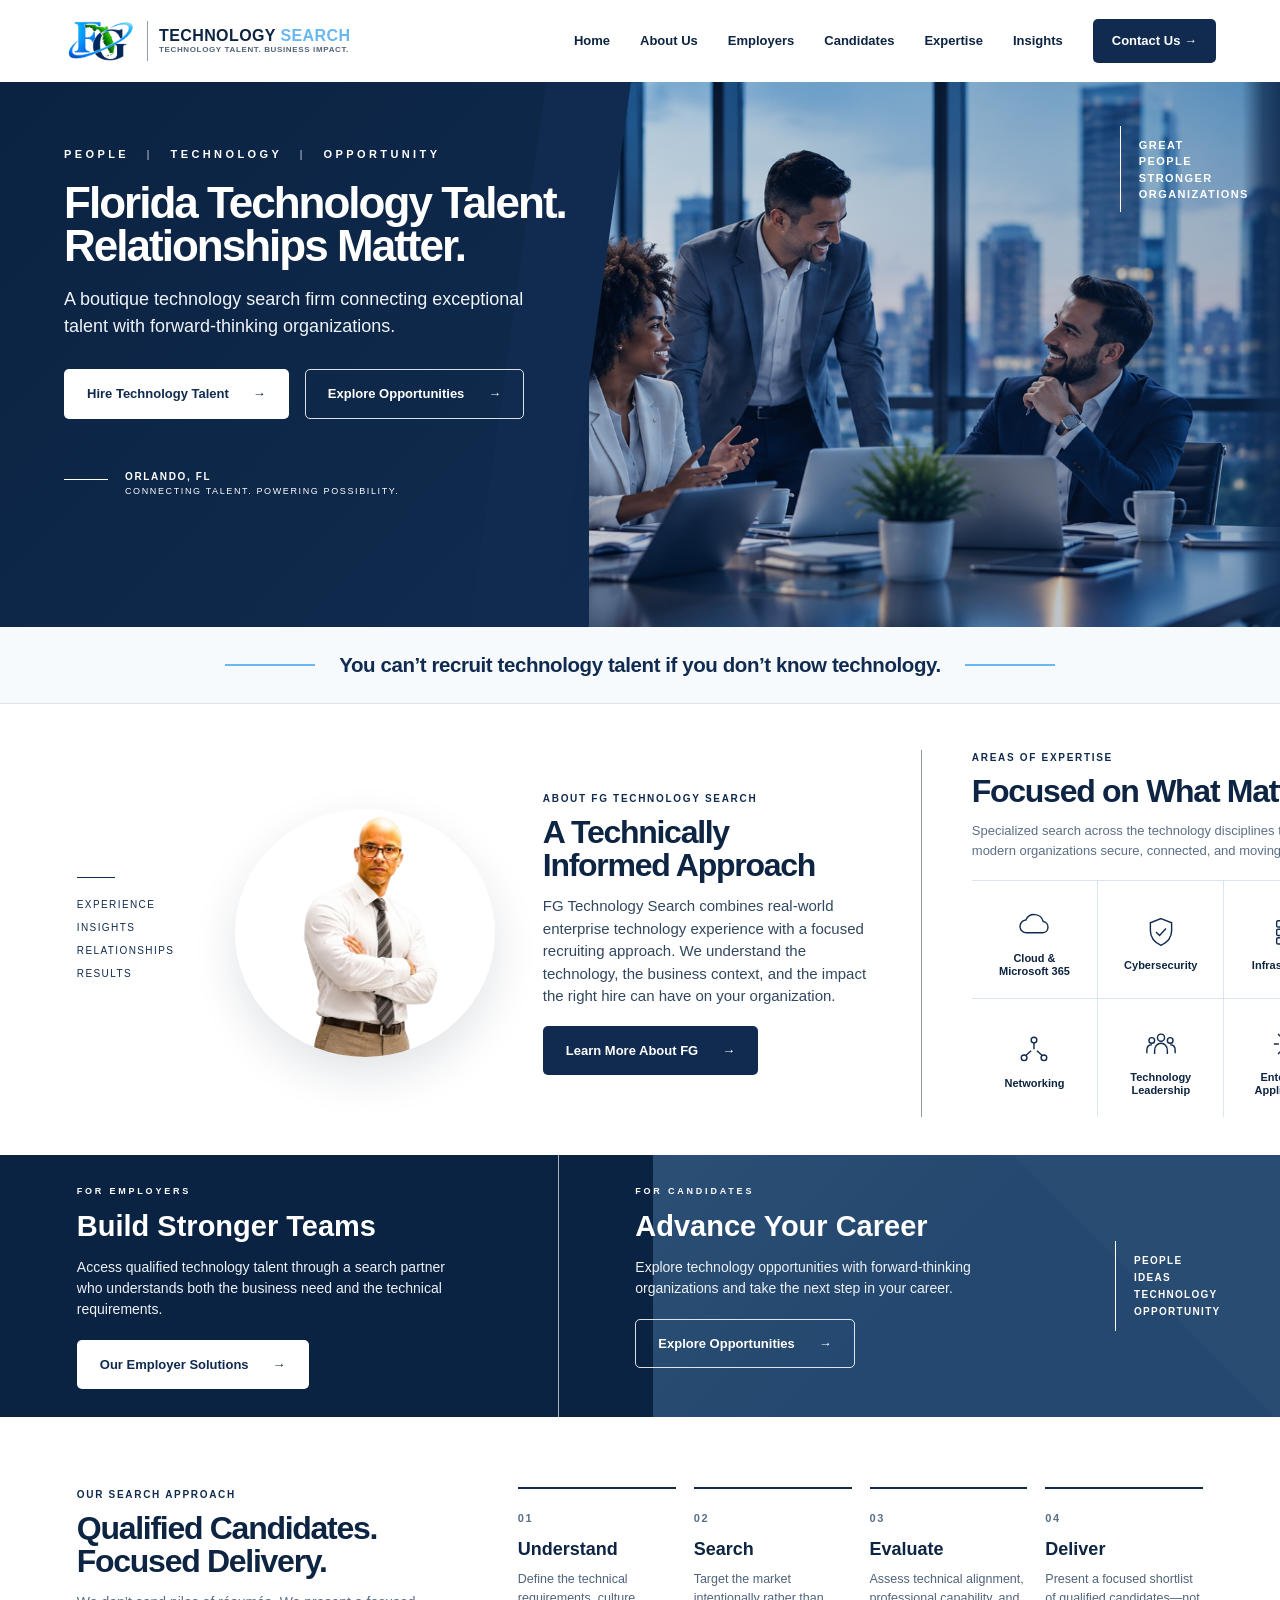
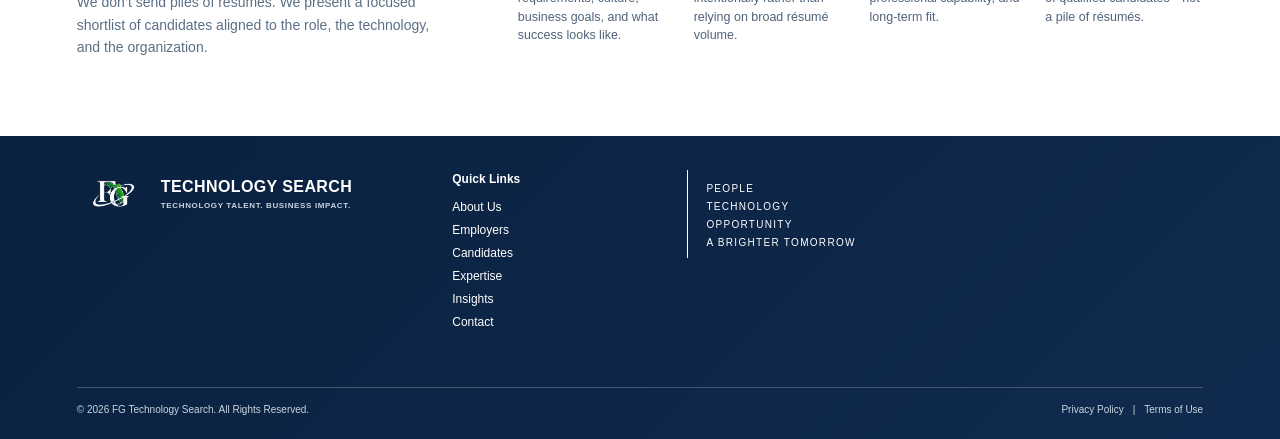
<file: index.html>
<!doctype html>
<html lang="en">
<head>
  <meta charset="utf-8">
  <meta name="viewport" content="width=device-width, initial-scale=1">
  <meta name="description" content="FG Technology Search is a boutique technology search firm connecting exceptional talent with forward-thinking organizations.">
  <title>FG Tech Search | Florida Technology Talent</title>
  <link rel="icon" href="assets/favicon.svg" type="image/svg+xml">
  <link rel="stylesheet" href="styles.css?v=9">
  <!-- Microsoft Clarity -->
  <script type="text/javascript">
    (function(c,l,a,r,i,t,y){
        c[a]=c[a]||function(){(c[a].q=c[a].q||[]).push(arguments)};
        t=l.createElement(r);t.async=1;t.src="https://www.clarity.ms/tag/"+i;
        y=l.getElementsByTagName(r)[0];y.parentNode.insertBefore(t,y);
    })(window, document, "clarity", "script", "yd8xlcej18");
  </script>
<style>
/* White footer monogram */
.brand-footer .footer-monogram-wrap{
  width:72px;
  height:46px;
  flex:0 0 72px;
  display:flex;
  align-items:center;
  justify-content:center;
}
.brand-footer .footer-monogram{
  display:block;
  width:100%;
  height:100%;
  object-fit:contain;
}
@media (max-width:800px){
  .brand-footer .footer-monogram-wrap{
    width:63px;
    height:41px;
    flex-basis:63px;
  }
}
</style>
</head>
<body>
  <header class="site-header">
    <a class="brand brand-hybrid" href="#top" aria-label="FG Technology Search home">
      <span class="brand-monogram-wrap" aria-hidden="true">
        <img class="brand-monogram" src="assets/fg-monogram.png" alt="">
      </span>
      <span class="brand-divider" aria-hidden="true"></span>
      <span class="brand-copy">
        <strong><span class="brand-technology">TECHNOLOGY</span> <span class="brand-search">SEARCH</span></strong>
        <small>TECHNOLOGY TALENT. BUSINESS IMPACT.</small>
      </span>
    </a>

    <button class="menu-toggle" type="button" aria-expanded="false" aria-controls="main-nav">
      <span></span><span></span><span></span>
      <span class="sr-only">Toggle navigation</span>
    </button>

    <nav id="main-nav" class="main-nav" aria-label="Primary navigation">
      <a href="index.html">Home</a>
      <a href="about.html">About Us</a>
      <a href="#employers">Employers</a>
      <a href="candidates.html">Candidates</a>
      <a href="expertise.html">Expertise</a>
      <a href="#insights">Insights</a>
      <a class="nav-cta" href="contact.html">Contact Us <span aria-hidden="true">→</span></a>
    </nav>
  </header>

  <main id="top">
    <section class="hero">
      <div class="hero-copy">
        <p class="eyebrow">PEOPLE <span>|</span> TECHNOLOGY <span>|</span> OPPORTUNITY</p>
        <h1>Florida Technology Talent.<br>Relationships Matter.</h1>
        <p class="hero-lede">A boutique technology search firm connecting exceptional talent with forward-thinking organizations.</p>
        <div class="hero-actions">
          <a class="btn btn-light" href="#employers">Hire Technology Talent <span>→</span></a>
          <a class="btn btn-outline" href="candidates.html">Explore Opportunities <span>→</span></a>
        </div>
        <div class="hero-location">
          <span class="line"></span>
          <p><strong>ORLANDO, FL</strong><br>CONNECTING TALENT. POWERING POSSIBILITY.</p>
        </div>
      </div>

      <div class="hero-visual" aria-label="Professional technology search and recruiting">
        <img src="assets/hero-office.jpg" alt="Technology professionals collaborating in a modern office">
        <div class="hero-image-overlay"></div>
        <div class="glass-panel">
          <span class="vertical-line"></span>
          <p>GREAT<br>PEOPLE<br>STRONGER<br>ORGANIZATIONS</p>
        </div>
      </div>
    </section>

    <section class="brand-slogan" aria-label="FG Technology Search philosophy">
      <span class="brand-slogan-line" aria-hidden="true"></span>
      <p>You can’t recruit technology talent if you don’t know technology.</p>
      <span class="brand-slogan-line" aria-hidden="true"></span>
    </section>

    <section id="about" class="about-expertise section">
      <div class="values">
        <span></span>
        <p>EXPERIENCE</p>
        <p>INSIGHTS</p>
        <p>RELATIONSHIPS</p>
        <p>RESULTS</p>
      </div>

      <div class="founder-card">
        <img class="founder-photo" src="assets/founder-franklin.png" alt="Franklin Guerrero, Founder and Principal of FG Technology Search">
        <div class="founder-caption">
          <strong>Franklin Guerrero</strong>
          <span>Founder &amp; Principal</span>
        </div>
      </div>

      <article class="about-copy">
        <p class="section-kicker">ABOUT FG TECHNOLOGY SEARCH</p>
        <h2>A Technically<br>Informed Approach</h2>
        <p>FG Technology Search combines real-world enterprise technology experience with a focused recruiting approach. We understand the technology, the business context, and the impact the right hire can have on your organization.</p>
        <a class="btn btn-navy" href="about.html">Learn More About FG <span>→</span></a>
      </article>

      <section id="expertise" class="expertise-panel" aria-labelledby="expertise-title">
        <p class="section-kicker">AREAS OF EXPERTISE</p>
        <h2 id="expertise-title">Focused on What Matters</h2>
        <p class="expertise-intro">Specialized search across the technology disciplines that keep modern organizations secure, connected, and moving forward.</p>
        <div class="expertise-grid">
          <div class="expertise-item">
            <svg viewBox="0 0 48 48" aria-hidden="true"><path d="M14 35h22a8 8 0 0 0 1-15.9A13 13 0 0 0 12.5 17 9 9 0 0 0 14 35Z"/></svg>
            <span>Cloud &amp;<br>Microsoft 365</span>
          </div>
          <div class="expertise-item">
            <svg viewBox="0 0 48 48" aria-hidden="true"><path d="M24 5 39 11v11c0 10-6.4 17-15 21-8.6-4-15-11-15-21V11L24 5Z"/><path d="m17 24 5 5 9-10"/></svg>
            <span>Cybersecurity</span>
          </div>
          <div class="expertise-item">
            <svg viewBox="0 0 48 48" aria-hidden="true"><rect x="8" y="8" width="32" height="9" rx="2"/><rect x="8" y="20" width="32" height="9" rx="2"/><rect x="8" y="32" width="32" height="9" rx="2"/><circle cx="34" cy="12.5" r="1"/><circle cx="34" cy="24.5" r="1"/><circle cx="34" cy="36.5" r="1"/></svg>
            <span>Infrastructure</span>
          </div>
          <div class="expertise-item">
            <svg viewBox="0 0 48 48" aria-hidden="true"><circle cx="24" cy="10" r="4"/><circle cx="10" cy="35" r="4"/><circle cx="38" cy="35" r="4"/><path d="M24 14v9M20 25 12 32M28 25l8 7"/></svg>
            <span>Networking</span>
          </div>
          <div class="expertise-item">
            <svg viewBox="0 0 48 48" aria-hidden="true"><circle cx="24" cy="15" r="5"/><circle cx="11" cy="19" r="4"/><circle cx="37" cy="19" r="4"/><path d="M15 38v-5c0-6 4-10 9-10s9 4 9 10v5M4 37v-4c0-5 3-8 7-8M44 37v-4c0-5-3-8-7-8"/></svg>
            <span>Technology<br>Leadership</span>
          </div>
          <div class="expertise-item">
            <svg viewBox="0 0 48 48" aria-hidden="true"><circle cx="24" cy="24" r="7"/><path d="M24 4v7M24 37v7M4 24h7M37 24h7M9.9 9.9l5 5M33.1 33.1l5 5M38.1 9.9l-5 5M14.9 33.1l-5 5"/></svg>
            <span>Enterprise<br>Applications</span>
          </div>
        </div>
      </section>
    </section>

    <section class="audience-band">
      <article id="employers" class="audience employers">
        <p class="eyebrow">FOR EMPLOYERS</p>
        <h2>Build Stronger Teams</h2>
        <p>Access qualified technology talent through a search partner who understands both the business need and the technical requirements.</p>
        <a class="btn btn-light" href="#contact">Our Employer Solutions <span>→</span></a>
      </article>

      <article id="candidates" class="audience candidates">
        <p class="eyebrow">FOR CANDIDATES</p>
        <h2>Advance Your Career</h2>
        <p>Explore technology opportunities with forward-thinking organizations and take the next step in your career.</p>
        <a class="btn btn-outline" href="candidates.html">Explore Opportunities <span>→</span></a>
      </article>

      <div class="audience-words" aria-hidden="true">
        <span></span>
        <p>PEOPLE<br>IDEAS<br>TECHNOLOGY<br>OPPORTUNITY</p>
      </div>
    </section>

    <section id="insights" class="process section">
      <div>
        <p class="section-kicker">OUR SEARCH APPROACH</p>
        <h2>Qualified Candidates.<br>Focused Delivery.</h2>
        <p class="process-lede">We don’t send piles of résumés. We present a focused shortlist of candidates aligned to the role, the technology, and the organization.</p>
      </div>
      <div class="process-grid">
        <article><span>01</span><h3>Understand</h3><p>Define the technical requirements, culture, business goals, and what success looks like.</p></article>
        <article><span>02</span><h3>Search</h3><p>Target the market intentionally rather than relying on broad résumé volume.</p></article>
        <article><span>03</span><h3>Evaluate</h3><p>Assess technical alignment, professional capability, and long-term fit.</p></article>
        <article><span>04</span><h3>Deliver</h3><p>Present a focused shortlist of qualified candidates—not a pile of résumés.</p></article>
      </div>
    </section>
  </main>

  <footer id="contact" class="site-footer">
    <div class="footer-brand">
      <a class="brand brand-footer" href="#top">
        <span class="footer-monogram-wrap" aria-hidden="true">
        <img class="footer-monogram" src="assets/fg-monogram-white.png" alt="">
      </span>
        <span class="brand-copy">
          <strong><span class="brand-technology">TECHNOLOGY</span> <span class="brand-search">SEARCH</span></strong>
          <small>TECHNOLOGY TALENT. BUSINESS IMPACT.</small>
        </span>
      </a>
    </div>

    <div class="footer-links">
      <strong>Quick Links</strong>
      <a href="about.html">About Us</a>
      <a href="#employers">Employers</a>
      <a href="candidates.html">Candidates</a>
      <a href="expertise.html">Expertise</a>
      <a href="#insights">Insights</a>
      <a href="contact.html">Contact</a>
    </div>
<div class="footer-statement">
      <span></span>
      <p>PEOPLE<br>TECHNOLOGY<br>OPPORTUNITY<br>A BRIGHTER TOMORROW</p>
    </div>

    <div class="footer-bottom">
      <p>© <span id="year"></span> FG Technology Search. All Rights Reserved.</p>
      <div><a href="privacy.html">Privacy Policy</a><span>|</span><a href="terms.html">Terms of Use</a></div>
    </div>
  </footer>

  <script src="script.js"></script>
</body>
</html>
</file>
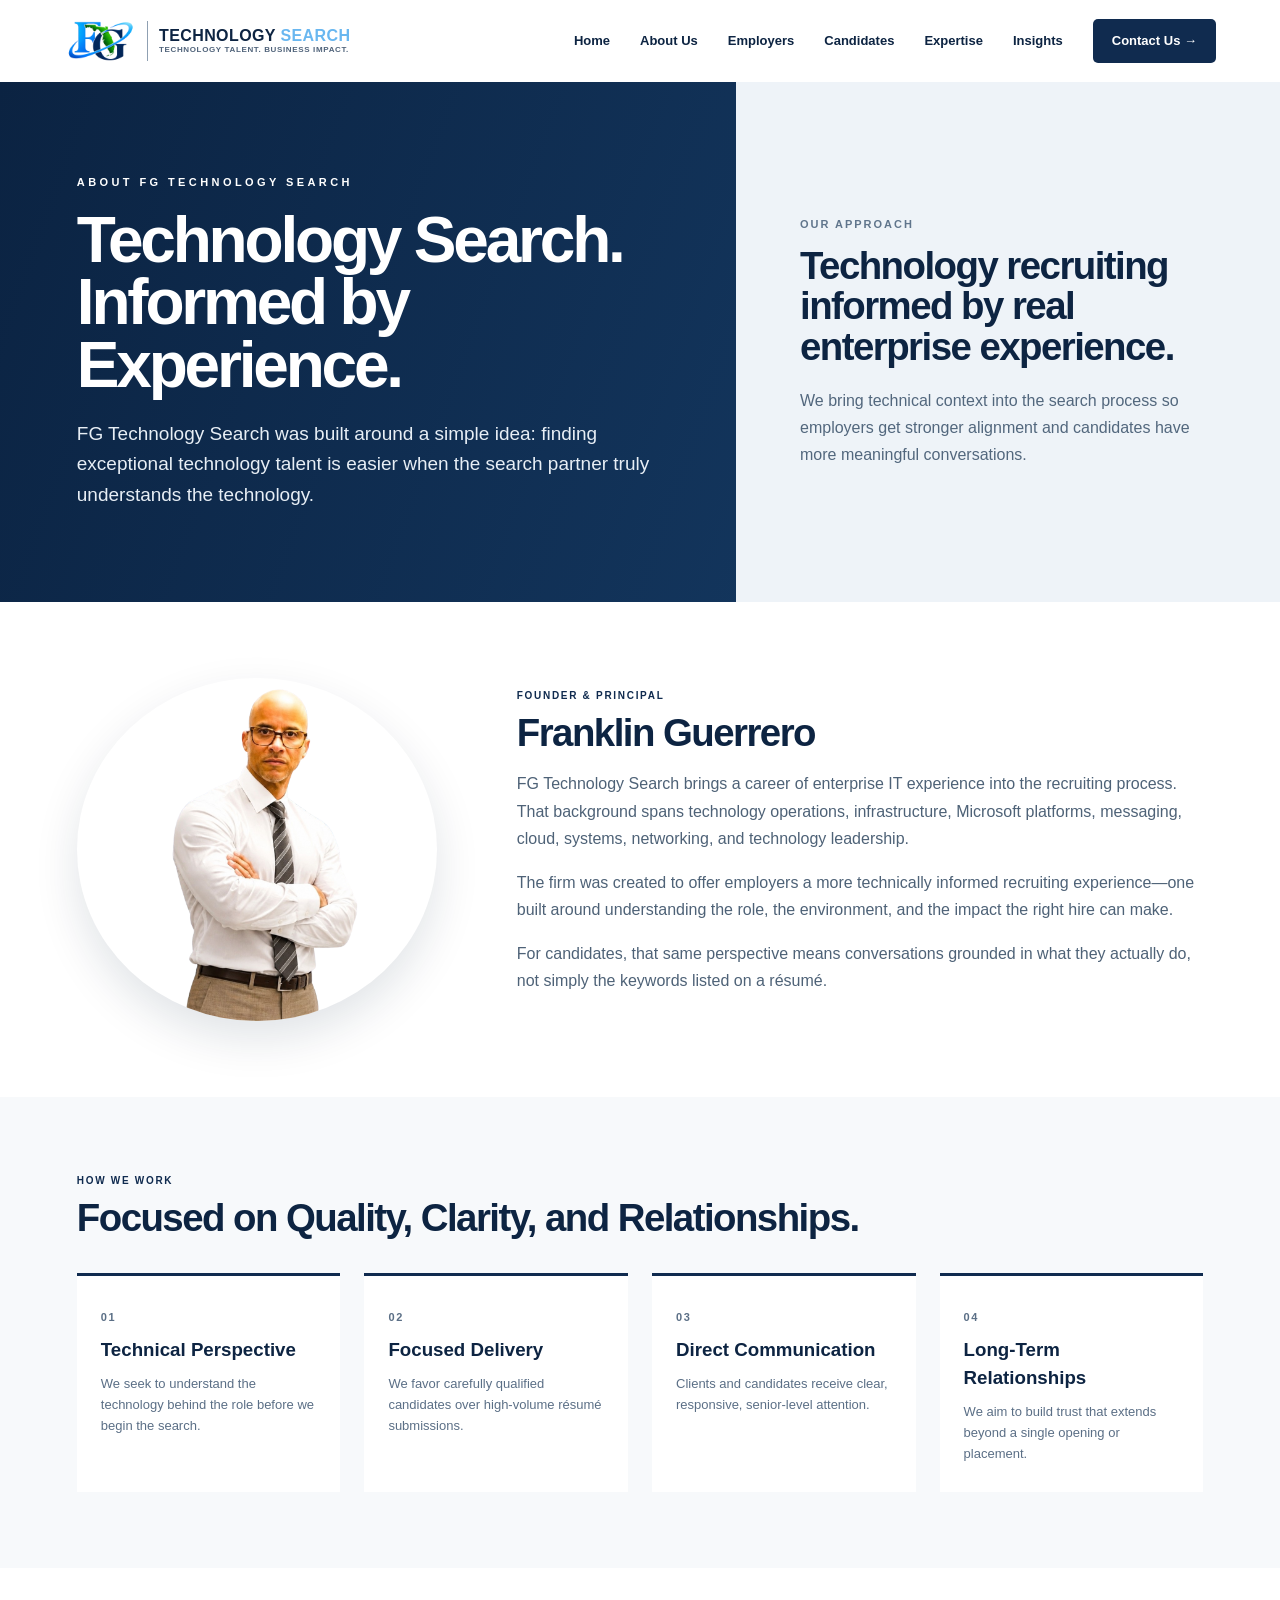
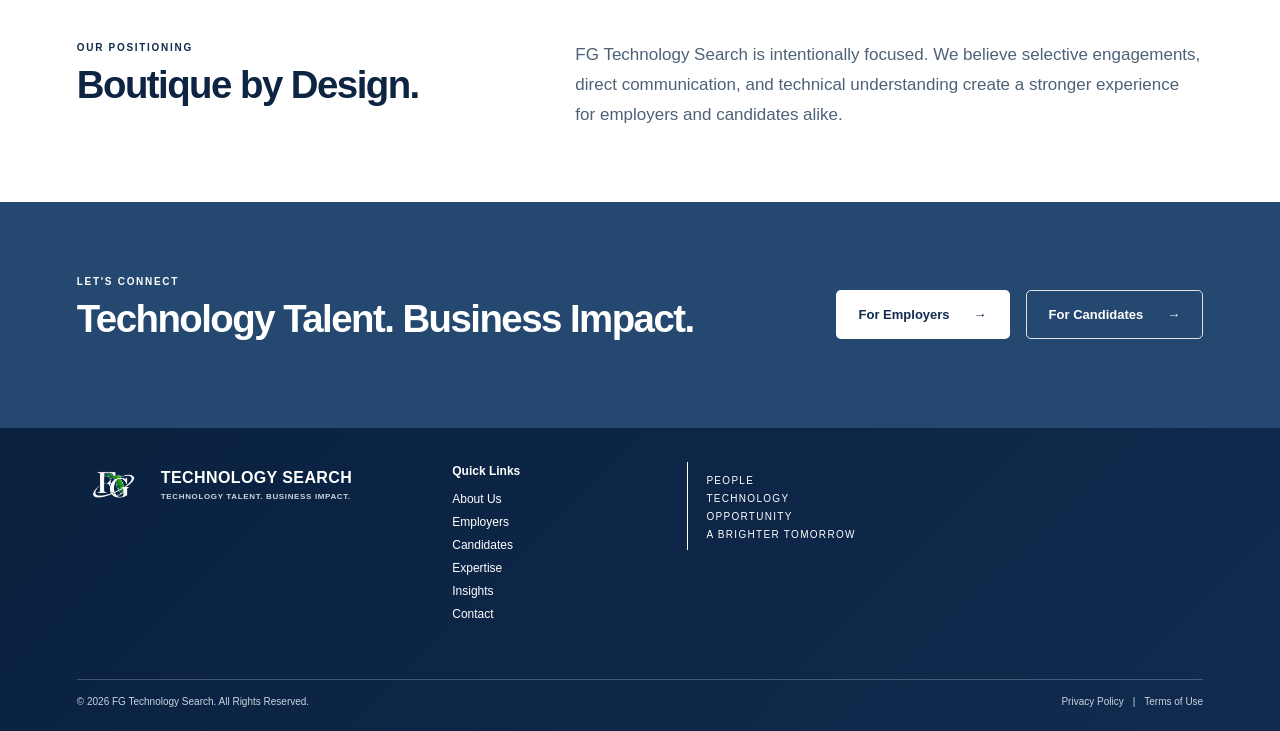
<file: about.html>
<!doctype html>
<html lang="en">
<head>
<meta charset="utf-8">
<meta name="viewport" content="width=device-width, initial-scale=1">
<link rel="icon" href="assets/favicon.svg" type="image/svg+xml">
<link rel="stylesheet" href="styles.css?v=7">
<meta name="description" content="About FG Technology Search and its technically informed recruiting approach.">
<title>About Us | FG Technology Search</title>
  <!-- Microsoft Clarity -->
  <script type="text/javascript">
    (function(c,l,a,r,i,t,y){
        c[a]=c[a]||function(){(c[a].q=c[a].q||[]).push(arguments)};
        t=l.createElement(r);t.async=1;t.src="https://www.clarity.ms/tag/"+i;
        y=l.getElementsByTagName(r)[0];y.parentNode.insertBefore(t,y);
    })(window, document, "clarity", "script", "yd8xlcej18");
  </script>
<style>
/* White footer monogram */
.brand-footer .footer-monogram-wrap{
  width:72px;
  height:46px;
  flex:0 0 72px;
  display:flex;
  align-items:center;
  justify-content:center;
}
.brand-footer .footer-monogram{
  display:block;
  width:100%;
  height:100%;
  object-fit:contain;
}
@media (max-width:800px){
  .brand-footer .footer-monogram-wrap{
    width:63px;
    height:41px;
    flex-basis:63px;
  }
}
</style>
</head>
<body>
<header class="site-header">
  <a class="brand brand-hybrid" href="index.html" aria-label="FG Technology Search home">
      <span class="brand-monogram-wrap" aria-hidden="true">
        <img class="brand-monogram" src="assets/fg-monogram.png" alt="">
      </span>
      <span class="brand-divider" aria-hidden="true"></span>
      <span class="brand-copy">
        <strong><span class="brand-technology">TECHNOLOGY</span> <span class="brand-search">SEARCH</span></strong>
        <small>TECHNOLOGY TALENT. BUSINESS IMPACT.</small>
      </span>
    </a>
  <button class="menu-toggle" type="button" aria-expanded="false" aria-controls="main-nav">
    <span></span><span></span><span></span><span class="sr-only">Toggle navigation</span>
  </button>
  <nav id="main-nav" class="main-nav" aria-label="Primary navigation">
      <a href="index.html">Home</a>
    <a href="about.html">About Us</a>
    <a href="employers.html">Employers</a>
    <a href="candidates.html">Candidates</a>
    <a href="expertise.html">Expertise</a>
    <a href="index.html#insights">Insights</a>
    <a class="nav-cta" href="contact.html">Contact Us <span aria-hidden="true">→</span></a>
  </nav>
</header>
<main>
<section class="about-hero">
  <div class="about-hero-copy">
    <p class="eyebrow">ABOUT FG TECHNOLOGY SEARCH</p>
    <h1>Technology Search.<br>Informed by Experience.</h1>
    <p>FG Technology Search was built around a simple idea: finding exceptional technology talent is easier when the search partner truly understands the technology.</p>
  </div>
  <div class="about-hero-panel">
    <p class="panel-kicker">OUR APPROACH</p>
    <h2>Technology recruiting informed by real enterprise experience.</h2>
    <p>We bring technical context into the search process so employers get stronger alignment and candidates have more meaningful conversations.</p>
  </div>
</section>

<section class="section about-story">
  <div class="about-photo"><img src="assets/founder-franklin.png" alt="Franklin Guerrero, Founder and Principal of FG Technology Search"></div>
  <article>
    <p class="section-kicker">FOUNDER &amp; PRINCIPAL</p>
    <h2>Franklin Guerrero</h2>
    <p>FG Technology Search brings a career of enterprise IT experience into the recruiting process. That background spans technology operations, infrastructure, Microsoft platforms, messaging, cloud, systems, networking, and technology leadership.</p>
    <p>The firm was created to offer employers a more technically informed recruiting experience—one built around understanding the role, the environment, and the impact the right hire can make.</p>
    <p>For candidates, that same perspective means conversations grounded in what they actually do, not simply the keywords listed on a résumé.</p>
  </article>
</section>

<section class="about-values">
  <div><p class="section-kicker">HOW WE WORK</p><h2>Focused on Quality, Clarity, and Relationships.</h2></div>
  <div class="values-grid">
    <article><span>01</span><h3>Technical Perspective</h3><p>We seek to understand the technology behind the role before we begin the search.</p></article>
    <article><span>02</span><h3>Focused Delivery</h3><p>We favor carefully qualified candidates over high-volume résumé submissions.</p></article>
    <article><span>03</span><h3>Direct Communication</h3><p>Clients and candidates receive clear, responsive, senior-level attention.</p></article>
    <article><span>04</span><h3>Long-Term Relationships</h3><p>We aim to build trust that extends beyond a single opening or placement.</p></article>
  </div>
</section>

<section class="about-positioning">
  <div><p class="section-kicker">OUR POSITIONING</p><h2>Boutique by Design.</h2></div>
  <p>FG Technology Search is intentionally focused. We believe selective engagements, direct communication, and technical understanding create a stronger experience for employers and candidates alike.</p>
</section>

<section class="about-cta">
  <div><p class="section-kicker">LET'S CONNECT</p><h2>Technology Talent. Business Impact.</h2></div>
  <div class="hero-actions">
    <a class="btn btn-light" href="employers.html">For Employers <span>→</span></a>
    <a class="btn btn-outline" href="candidates.html">For Candidates <span>→</span></a>
  </div>
</section>
</main>
<style>
.about-hero{display:grid;grid-template-columns:1.15fr .85fr;min-height:520px;background:linear-gradient(110deg,#0b2342,#173f6b);color:#fff}
.about-hero-copy{padding:90px 6vw;display:flex;flex-direction:column;justify-content:center}
.about-hero-copy h1{font-size:clamp(48px,5vw,78px);line-height:.98;letter-spacing:-.05em;margin:0 0 22px}
.about-hero-copy>p:not(.eyebrow){font-size:19px;line-height:1.6;max-width:760px;color:#e7eef5;margin:0}
.about-hero-panel{background:#eef3f8;color:var(--ink);padding:72px 5vw;display:flex;flex-direction:column;justify-content:center}
.about-hero-panel .panel-kicker{font-size:11px;font-weight:800;letter-spacing:.18em;color:#60758c;margin:0 0 14px}
.about-hero-panel h2{font-size:clamp(31px,3vw,48px);line-height:1.05;letter-spacing:-.04em;margin:0 0 20px}
.about-hero-panel p:last-child{color:#52677d;font-size:16px;line-height:1.7;margin:0}
.about-story{padding:76px 6vw;display:grid;grid-template-columns:360px 1fr;gap:80px;align-items:center}.about-photo img{width:100%;height:auto;display:block;object-fit:contain;box-shadow:var(--shadow);border-radius:50%}
.about-story h2,.about-values h2,.about-positioning h2,.about-cta h2{font-size:clamp(34px,3vw,50px);line-height:1.02;letter-spacing:-.04em;margin:0 0 18px}.about-story article>p:not(.section-kicker){font-size:16px;line-height:1.72;color:#4e6277;max-width:800px}
.about-values{padding:76px 6vw;background:#f7f9fb}.values-grid{display:grid;grid-template-columns:repeat(4,1fr);gap:24px;margin-top:36px}.values-grid article{background:#fff;padding:28px 24px;border-top:3px solid var(--navy)}.values-grid span{font-size:11px;letter-spacing:.15em;color:var(--slate);font-weight:800}.values-grid h3{margin:8px 0 10px}.values-grid p{margin:0;color:#5b6f86;font-size:13px;line-height:1.6}
.about-positioning{padding:72px 6vw;display:grid;grid-template-columns:.8fr 1.2fr;gap:80px;align-items:start}.about-positioning>p{font-size:17px;line-height:1.75;color:#4e6277;max-width:800px;margin:0}
.about-cta{padding:72px 6vw;background:#24486f;color:#fff;display:flex;justify-content:space-between;align-items:center;gap:50px}.about-cta .section-kicker{color:#fff}
@media(max-width:900px){.about-hero{grid-template-columns:1fr}.about-hero-panel{padding:52px 6vw}.about-story,.about-positioning{grid-template-columns:1fr;gap:36px}.about-photo{max-width:420px}.values-grid{grid-template-columns:1fr 1fr}}
@media(max-width:650px){.about-hero,.about-story,.about-values,.about-positioning,.about-cta{padding-left:28px;padding-right:28px}.values-grid{grid-template-columns:1fr}.about-cta{align-items:flex-start;flex-direction:column}}
</style>
<footer class="site-footer">
  <div class="footer-brand">
    <a class="brand brand-footer" href="index.html">
      <span class="footer-monogram-wrap" aria-hidden="true">
        <img class="footer-monogram" src="assets/fg-monogram-white.png" alt="">
      </span>
      <span class="brand-copy">
        <strong><span class="brand-technology">TECHNOLOGY</span> <span class="brand-search">SEARCH</span></strong>
        <small>TECHNOLOGY TALENT. BUSINESS IMPACT.</small>
      </span>
    </a>
  </div>
  <div class="footer-links">
    <strong>Quick Links</strong>
    <a href="about.html">About Us</a>
    <a href="employers.html">Employers</a>
    <a href="candidates.html">Candidates</a>
    <a href="expertise.html">Expertise</a>
    <a href="index.html#insights">Insights</a>
    <a href="contact.html">Contact</a>
  </div>
<div class="footer-statement"><span></span><p>PEOPLE<br>TECHNOLOGY<br>OPPORTUNITY<br>A BRIGHTER TOMORROW</p></div>
  <div class="footer-bottom">
    <p>© <span id="year"></span> FG Technology Search. All Rights Reserved.</p>
    <div><a href="privacy.html">Privacy Policy</a><span>|</span><a href="terms.html">Terms of Use</a></div>
  </div>
</footer>
<script src="script.js"></script>
</body>
</html>
</file>
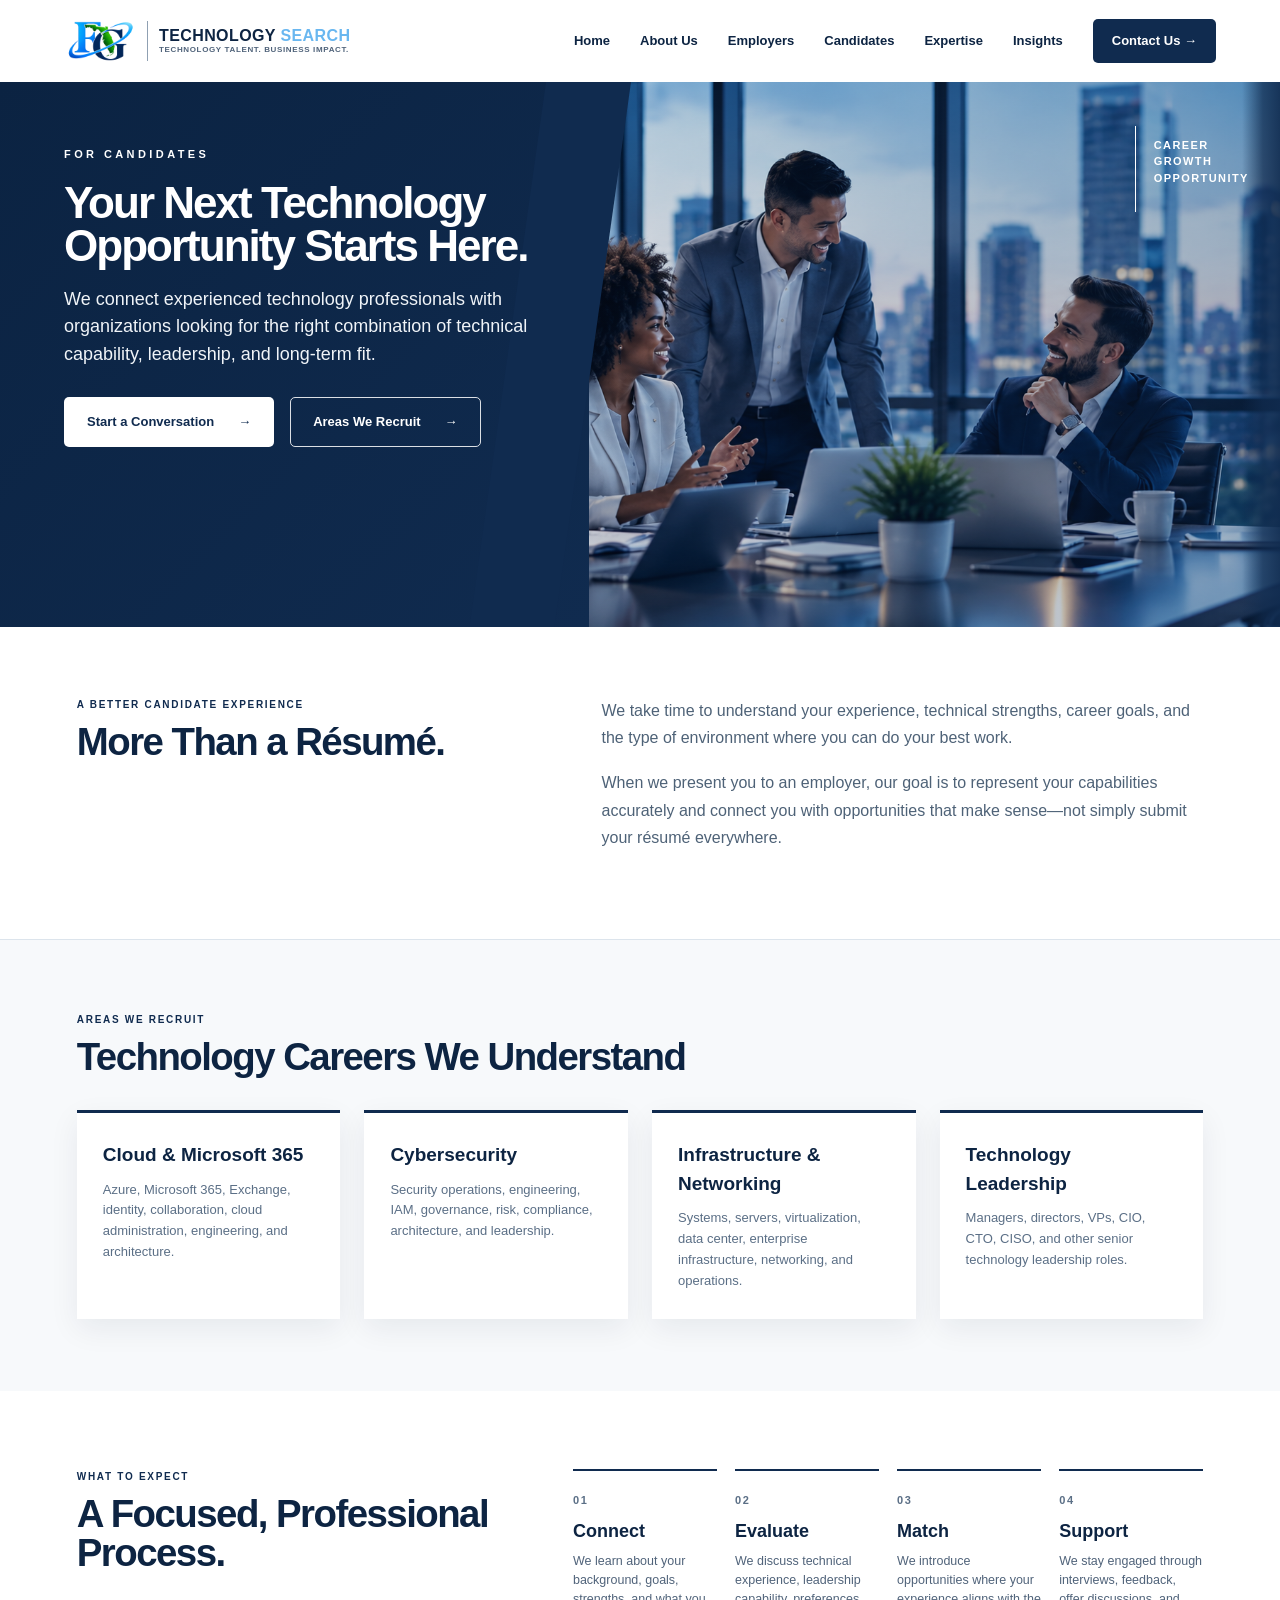
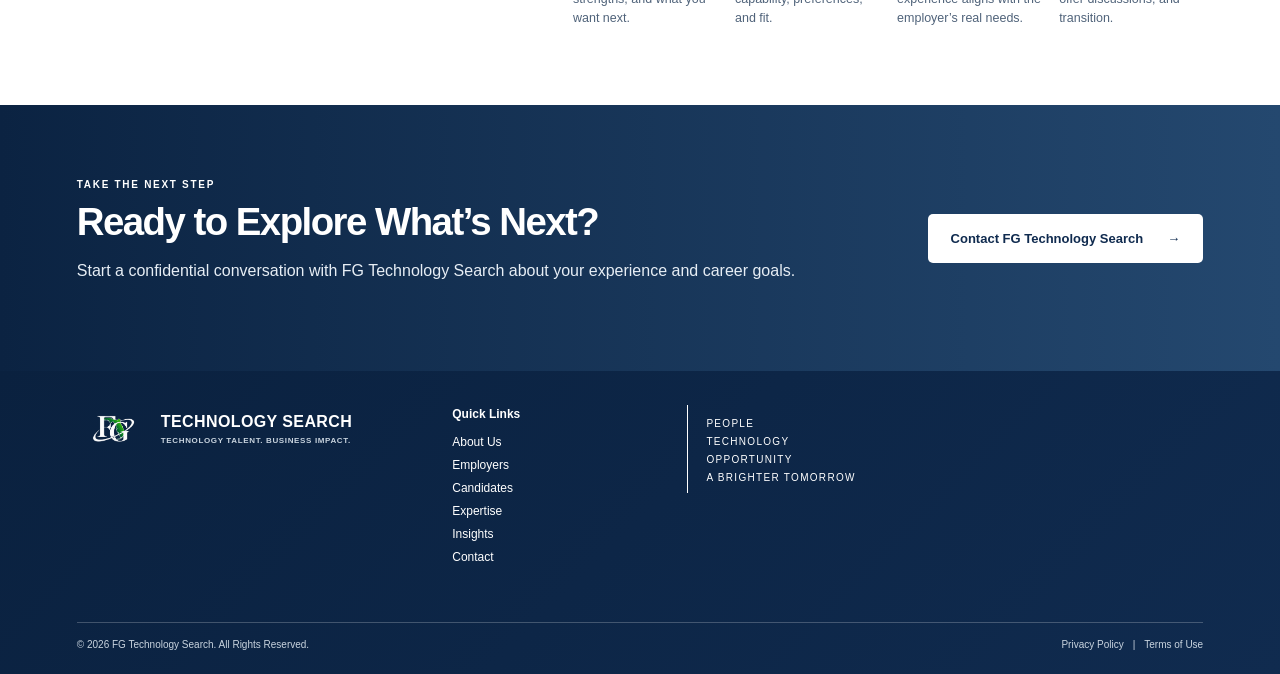
<file: candidates.html>
<!doctype html>
<html lang="en">
<head>
<meta charset="utf-8">
<meta name="viewport" content="width=device-width, initial-scale=1">
<link rel="icon" href="assets/favicon.svg" type="image/svg+xml">
<link rel="stylesheet" href="styles.css?v=7">
<meta name="description" content="Explore technology career opportunities with FG Technology Search.">
<title>Candidates | FG Technology Search</title>
  <!-- Microsoft Clarity -->
  <script type="text/javascript">
    (function(c,l,a,r,i,t,y){
        c[a]=c[a]||function(){(c[a].q=c[a].q||[]).push(arguments)};
        t=l.createElement(r);t.async=1;t.src="https://www.clarity.ms/tag/"+i;
        y=l.getElementsByTagName(r)[0];y.parentNode.insertBefore(t,y);
    })(window, document, "clarity", "script", "yd8xlcej18");
  </script>
<style>
/* White footer monogram */
.brand-footer .footer-monogram-wrap{
  width:72px;
  height:46px;
  flex:0 0 72px;
  display:flex;
  align-items:center;
  justify-content:center;
}
.brand-footer .footer-monogram{
  display:block;
  width:100%;
  height:100%;
  object-fit:contain;
}
@media (max-width:800px){
  .brand-footer .footer-monogram-wrap{
    width:63px;
    height:41px;
    flex-basis:63px;
  }
}
</style>
</head>
<body>
<header class="site-header">
  <a class="brand brand-hybrid" href="index.html" aria-label="FG Technology Search home">
      <span class="brand-monogram-wrap" aria-hidden="true">
        <img class="brand-monogram" src="assets/fg-monogram.png" alt="">
      </span>
      <span class="brand-divider" aria-hidden="true"></span>
      <span class="brand-copy">
        <strong><span class="brand-technology">TECHNOLOGY</span> <span class="brand-search">SEARCH</span></strong>
        <small>TECHNOLOGY TALENT. BUSINESS IMPACT.</small>
      </span>
    </a>
  <button class="menu-toggle" type="button" aria-expanded="false" aria-controls="main-nav">
    <span></span><span></span><span></span><span class="sr-only">Toggle navigation</span>
  </button>
  <nav id="main-nav" class="main-nav" aria-label="Primary navigation">
      <a href="index.html">Home</a>
    <a href="about.html">About Us</a>
    <a href="employers.html">Employers</a>
    <a href="candidates.html">Candidates</a>
    <a href="expertise.html">Expertise</a>
    <a href="index.html#insights">Insights</a>
    <a class="nav-cta" href="contact.html">Contact Us <span aria-hidden="true">→</span></a>
  </nav>
</header>
<main>
<section class="hero">
  <div class="hero-copy">
    <p class="eyebrow">FOR CANDIDATES</p>
    <h1>Your Next Technology<br>Opportunity Starts Here.</h1>
    <p class="hero-lede">We connect experienced technology professionals with organizations looking for the right combination of technical capability, leadership, and long-term fit.</p>
    <div class="hero-actions">
      <a class="btn btn-light" href="contact.html">Start a Conversation <span>→</span></a>
      <a class="btn btn-outline" href="#what-we-seek">Areas We Recruit <span>→</span></a>
    </div>
  </div>
  <div class="hero-visual">
    <img src="assets/hero-office.jpg" alt="Technology professionals collaborating">
    <div class="hero-image-overlay"></div>
    <div class="glass-panel"><span class="vertical-line"></span><p>CAREER<br>GROWTH<br>OPPORTUNITY</p></div>
  </div>
</section>

<section class="section candidate-intro">
  <div><p class="section-kicker">A BETTER CANDIDATE EXPERIENCE</p><h2>More Than a Résumé.</h2></div>
  <div>
    <p>We take time to understand your experience, technical strengths, career goals, and the type of environment where you can do your best work.</p>
    <p>When we present you to an employer, our goal is to represent your capabilities accurately and connect you with opportunities that make sense—not simply submit your résumé everywhere.</p>
  </div>
</section>

<section id="what-we-seek" class="candidate-focus">
  <div class="section-heading"><p class="section-kicker">AREAS WE RECRUIT</p><h2>Technology Careers We Understand</h2></div>
  <div class="candidate-grid">
    <article><h3>Cloud &amp; Microsoft 365</h3><p>Azure, Microsoft 365, Exchange, identity, collaboration, cloud administration, engineering, and architecture.</p></article>
    <article><h3>Cybersecurity</h3><p>Security operations, engineering, IAM, governance, risk, compliance, architecture, and leadership.</p></article>
    <article><h3>Infrastructure &amp; Networking</h3><p>Systems, servers, virtualization, data center, enterprise infrastructure, networking, and operations.</p></article>
    <article><h3>Technology Leadership</h3><p>Managers, directors, VPs, CIO, CTO, CISO, and other senior technology leadership roles.</p></article>
  </div>
</section>

<section class="candidate-process">
  <div><p class="section-kicker">WHAT TO EXPECT</p><h2>A Focused, Professional Process.</h2></div>
  <div class="process-grid">
    <article><span>01</span><h3>Connect</h3><p>We learn about your background, goals, strengths, and what you want next.</p></article>
    <article><span>02</span><h3>Evaluate</h3><p>We discuss technical experience, leadership capability, preferences, and fit.</p></article>
    <article><span>03</span><h3>Match</h3><p>We introduce opportunities where your experience aligns with the employer’s real needs.</p></article>
    <article><span>04</span><h3>Support</h3><p>We stay engaged through interviews, feedback, offer discussions, and transition.</p></article>
  </div>
</section>

<section class="candidate-cta">
  <div><p class="section-kicker">TAKE THE NEXT STEP</p><h2>Ready to Explore What’s Next?</h2><p>Start a confidential conversation with FG Technology Search about your experience and career goals.</p></div>
  <a class="btn btn-light" href="contact.html">Contact FG Technology Search <span>→</span></a>
</section>
</main>
<style>
.candidate-intro{padding:70px 6vw;display:grid;grid-template-columns:.85fr 1.15fr;gap:80px;border-bottom:1px solid var(--line)}
.candidate-intro h2,.candidate-focus h2,.candidate-process h2,.candidate-cta h2{font-size:clamp(34px,3vw,50px);line-height:1.02;letter-spacing:-.04em;margin:0 0 18px}
.candidate-intro p:not(.section-kicker){margin:0 0 18px;color:#4e6277;font-size:16px;line-height:1.7}
.candidate-focus{padding:72px 6vw;background:#f7f9fb}
.candidate-grid{display:grid;grid-template-columns:repeat(4,1fr);gap:24px;margin-top:34px}
.candidate-grid article{background:#fff;padding:28px 26px;border-top:3px solid var(--navy);box-shadow:0 10px 28px rgba(9,31,59,.07)}
.candidate-grid h3{margin:0 0 10px;font-size:19px}.candidate-grid p{margin:0;color:#5b6f86;font-size:13px;line-height:1.6}
.candidate-process{padding:78px 6vw;display:grid;grid-template-columns:.8fr 1.2fr;gap:76px}
.candidate-cta{padding:72px 6vw;background:linear-gradient(90deg,#0b2342,#24486f);color:#fff;display:flex;align-items:center;justify-content:space-between;gap:50px}
.candidate-cta .section-kicker{color:#fff}.candidate-cta p:not(.section-kicker){max-width:760px;color:#e7eef5}
@media(max-width:1000px){.candidate-intro,.candidate-process{grid-template-columns:1fr;gap:36px}.candidate-grid{grid-template-columns:1fr 1fr}}
@media(max-width:700px){.candidate-intro,.candidate-focus,.candidate-process,.candidate-cta{padding:52px 28px}.candidate-grid{grid-template-columns:1fr}.candidate-cta{align-items:flex-start;flex-direction:column}}
</style>
<footer class="site-footer">
  <div class="footer-brand">
    <a class="brand brand-footer" href="index.html">
      <span class="footer-monogram-wrap" aria-hidden="true">
        <img class="footer-monogram" src="assets/fg-monogram-white.png" alt="">
      </span>
      <span class="brand-copy">
        <strong><span class="brand-technology">TECHNOLOGY</span> <span class="brand-search">SEARCH</span></strong>
        <small>TECHNOLOGY TALENT. BUSINESS IMPACT.</small>
      </span>
    </a>
  </div>
  <div class="footer-links">
    <strong>Quick Links</strong>
    <a href="about.html">About Us</a>
    <a href="employers.html">Employers</a>
    <a href="candidates.html">Candidates</a>
    <a href="expertise.html">Expertise</a>
    <a href="index.html#insights">Insights</a>
    <a href="contact.html">Contact</a>
  </div>
<div class="footer-statement"><span></span><p>PEOPLE<br>TECHNOLOGY<br>OPPORTUNITY<br>A BRIGHTER TOMORROW</p></div>
  <div class="footer-bottom">
    <p>© <span id="year"></span> FG Technology Search. All Rights Reserved.</p>
    <div><a href="privacy.html">Privacy Policy</a><span>|</span><a href="terms.html">Terms of Use</a></div>
  </div>
</footer>
<script src="script.js"></script>
</body>
</html>
</file>
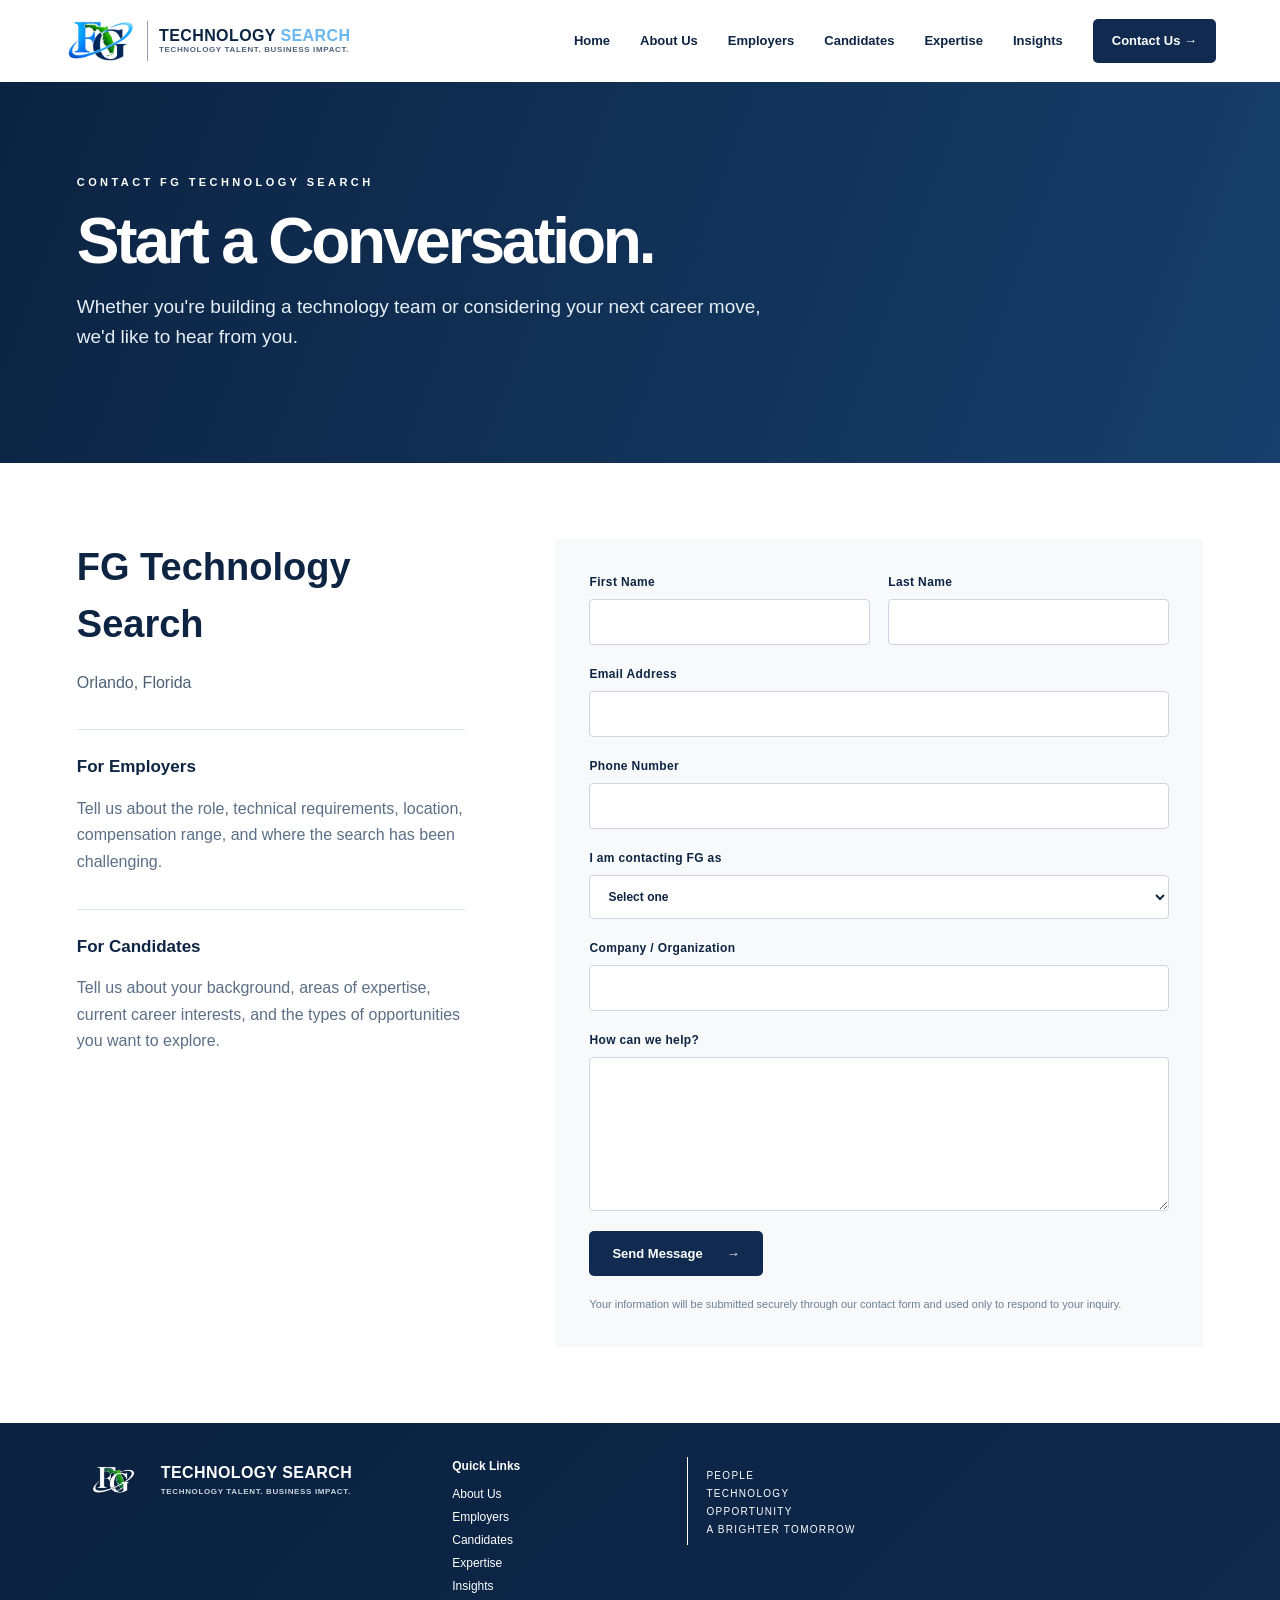
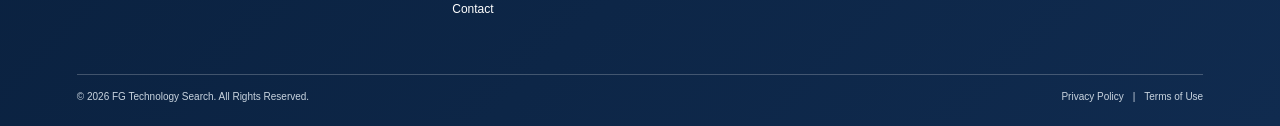
<file: contact.html>
<!doctype html>
<html lang="en">
<head>
<meta charset="utf-8">
<meta name="viewport" content="width=device-width, initial-scale=1">
<link rel="icon" href="assets/favicon.svg" type="image/svg+xml">
<link rel="stylesheet" href="styles.css?v=7">
<meta name="description" content="Contact FG Technology Search for technology recruiting and career opportunities.">
<title>Contact | FG Technology Search</title>
  <!-- Microsoft Clarity -->
  <script type="text/javascript">
    (function(c,l,a,r,i,t,y){
        c[a]=c[a]||function(){(c[a].q=c[a].q||[]).push(arguments)};
        t=l.createElement(r);t.async=1;t.src="https://www.clarity.ms/tag/"+i;
        y=l.getElementsByTagName(r)[0];y.parentNode.insertBefore(t,y);
    })(window, document, "clarity", "script", "yd8xlcej18");
  </script>
<style>
/* White footer monogram */
.brand-footer .footer-monogram-wrap{
  width:72px;
  height:46px;
  flex:0 0 72px;
  display:flex;
  align-items:center;
  justify-content:center;
}
.brand-footer .footer-monogram{
  display:block;
  width:100%;
  height:100%;
  object-fit:contain;
}
@media (max-width:800px){
  .brand-footer .footer-monogram-wrap{
    width:63px;
    height:41px;
    flex-basis:63px;
  }
}
</style>
</head>
<body>
<header class="site-header">
  <a class="brand brand-hybrid" href="index.html" aria-label="FG Technology Search home">
      <span class="brand-monogram-wrap" aria-hidden="true">
        <img class="brand-monogram" src="assets/fg-monogram.png" alt="">
      </span>
      <span class="brand-divider" aria-hidden="true"></span>
      <span class="brand-copy">
        <strong><span class="brand-technology">TECHNOLOGY</span> <span class="brand-search">SEARCH</span></strong>
        <small>TECHNOLOGY TALENT. BUSINESS IMPACT.</small>
      </span>
    </a>
  <button class="menu-toggle" type="button" aria-expanded="false" aria-controls="main-nav">
    <span></span><span></span><span></span><span class="sr-only">Toggle navigation</span>
  </button>
  <nav id="main-nav" class="main-nav" aria-label="Primary navigation">
      <a href="index.html">Home</a>
    <a href="about.html">About Us</a>
    <a href="employers.html">Employers</a>
    <a href="candidates.html">Candidates</a>
    <a href="expertise.html">Expertise</a>
    <a href="index.html#insights">Insights</a>
    <a class="nav-cta" href="contact.html">Contact Us <span aria-hidden="true">→</span></a>
  </nav>
</header>
<main>
<section class="contact-hero">
  <div>
    <p class="eyebrow">CONTACT FG TECHNOLOGY SEARCH</p>
    <h1>Start a Conversation.</h1>
    <p>Whether you're building a technology team or considering your next career move, we'd like to hear from you.</p>
  </div>
</section>

<section class="contact-main">
  <div class="contact-info">
    <h2>FG Technology Search</h2>
    <p>Orlando, Florida</p>
    <div class="contact-note"><strong>For Employers</strong><p>Tell us about the role, technical requirements, location, compensation range, and where the search has been challenging.</p></div>
    <div class="contact-note"><strong>For Candidates</strong><p>Tell us about your background, areas of expertise, current career interests, and the types of opportunities you want to explore.</p></div>
  </div>

  <form class="contact-form" action="https://formspree.io/f/xqpkdodl" method="POST">
    <div class="form-row">
      <label>First Name<input type="text" name="First Name" required></label>
      <label>Last Name<input type="text" name="Last Name" required></label>
    </div>
    <label>Email Address<input type="email" name="Email" required></label>
    <label>Phone Number<input type="tel" name="Phone"></label>
    <label>I am contacting FG as
      <select name="Contact Type" required>
        <option value="">Select one</option>
        <option>Employer / Hiring Leader</option>
        <option>Candidate / Technology Professional</option>
        <option>Other</option>
      </select>
    </label>
    <label>Company / Organization<input type="text" name="Company"></label>
    <label>How can we help?<textarea name="Message" rows="7" required></textarea></label>
    <button class="btn btn-navy" type="submit">Send Message <span>→</span></button>
    <p class="form-disclaimer">Your information will be submitted securely through our contact form and used only to respond to your inquiry.</p>
  </form>
</section>
</main>
<style>
.contact-hero{padding:92px 6vw;background:linear-gradient(110deg,#0b2342,#173f6b);color:#fff}.contact-hero>div{max-width:850px}.contact-hero h1{font-size:clamp(50px,5vw,78px);line-height:1;letter-spacing:-.05em;margin:0 0 18px}.contact-hero p:not(.eyebrow){font-size:19px;line-height:1.6;color:#e7eef5;max-width:720px}
.contact-main{padding:76px 6vw;display:grid;grid-template-columns:.75fr 1.25fr;gap:90px;max-width:1400px;margin:0 auto}.contact-info h2{font-size:38px;margin:0 0 18px}.contact-info>p{font-size:16px;color:#4e6277}.contact-info a{color:var(--navy);font-weight:750}.contact-note{margin-top:34px;padding-top:24px;border-top:1px solid var(--line)}.contact-note strong{font-size:17px}.contact-note p{color:#5b6f86;line-height:1.65}
.contact-form{background:#f7f9fb;padding:34px;display:grid;gap:20px}.contact-form label{display:grid;gap:8px;font-size:12px;font-weight:800;letter-spacing:.03em;color:var(--ink)}.contact-form input,.contact-form select,.contact-form textarea{width:100%;border:1px solid #cbd6e2;background:#fff;border-radius:4px;padding:13px 14px;font:inherit;color:var(--ink)}.contact-form input:focus,.contact-form select:focus,.contact-form textarea:focus{outline:2px solid rgba(16,43,79,.18);border-color:var(--navy)}.form-row{display:grid;grid-template-columns:1fr 1fr;gap:18px}.contact-form .btn{justify-self:start}.form-disclaimer{font-size:11px;color:#6d7f91;margin:0}
@media(max-width:850px){.contact-main{grid-template-columns:1fr;gap:45px}}
@media(max-width:600px){.contact-hero,.contact-main{padding-left:28px;padding-right:28px}.form-row{grid-template-columns:1fr}.contact-form{padding:24px}}
</style>
<footer class="site-footer">
  <div class="footer-brand">
    <a class="brand brand-footer" href="index.html">
      <span class="footer-monogram-wrap" aria-hidden="true">
        <img class="footer-monogram" src="assets/fg-monogram-white.png" alt="">
      </span>
      <span class="brand-copy">
        <strong><span class="brand-technology">TECHNOLOGY</span> <span class="brand-search">SEARCH</span></strong>
        <small>TECHNOLOGY TALENT. BUSINESS IMPACT.</small>
      </span>
    </a>
  </div>
  <div class="footer-links">
    <strong>Quick Links</strong>
    <a href="about.html">About Us</a>
    <a href="employers.html">Employers</a>
    <a href="candidates.html">Candidates</a>
    <a href="expertise.html">Expertise</a>
    <a href="index.html#insights">Insights</a>
    <a href="contact.html">Contact</a>
  </div>
  <div class="footer-statement"><span></span><p>PEOPLE<br>TECHNOLOGY<br>OPPORTUNITY<br>A BRIGHTER TOMORROW</p></div>
  <div class="footer-bottom">
    <p>© <span id="year"></span> FG Technology Search. All Rights Reserved.</p>
    <div><a href="privacy.html">Privacy Policy</a><span>|</span><a href="terms.html">Terms of Use</a></div>
  </div>
</footer>
<script src="script.js"></script>
</body>
</html>
</file>
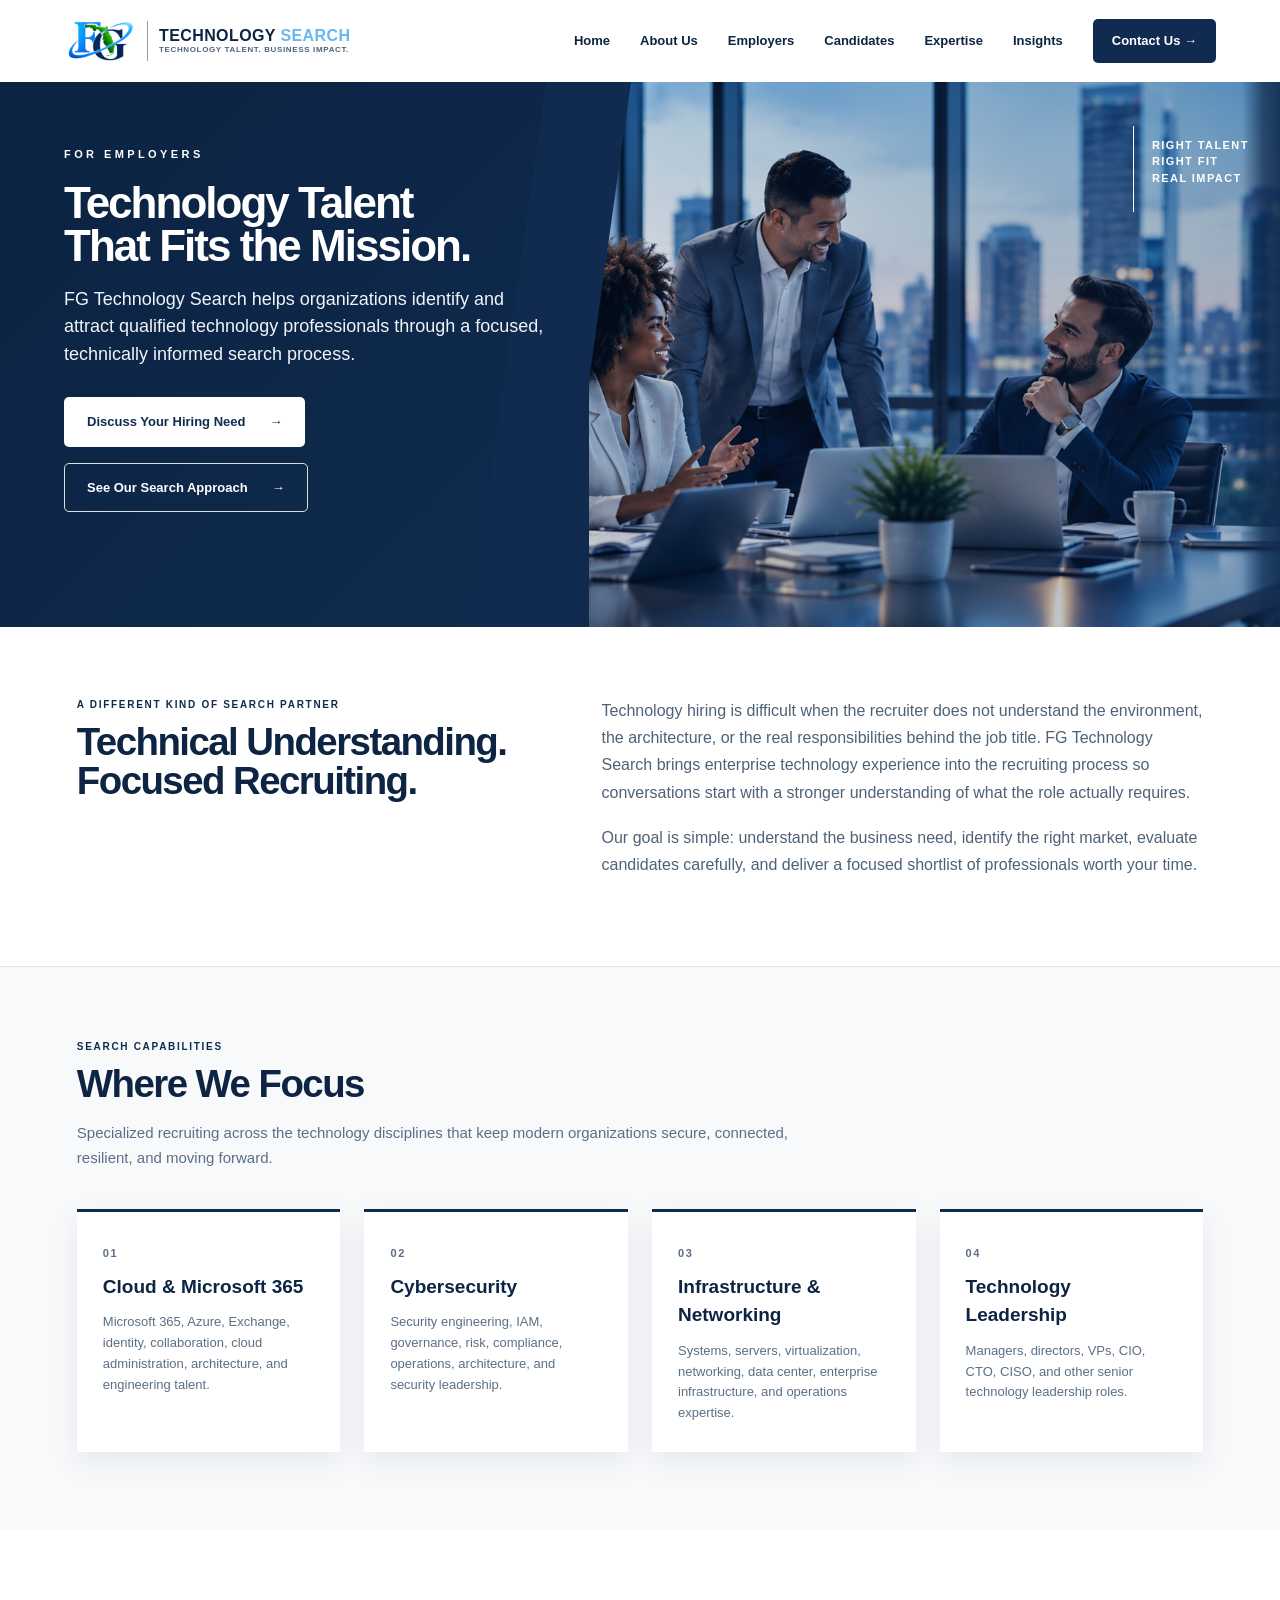
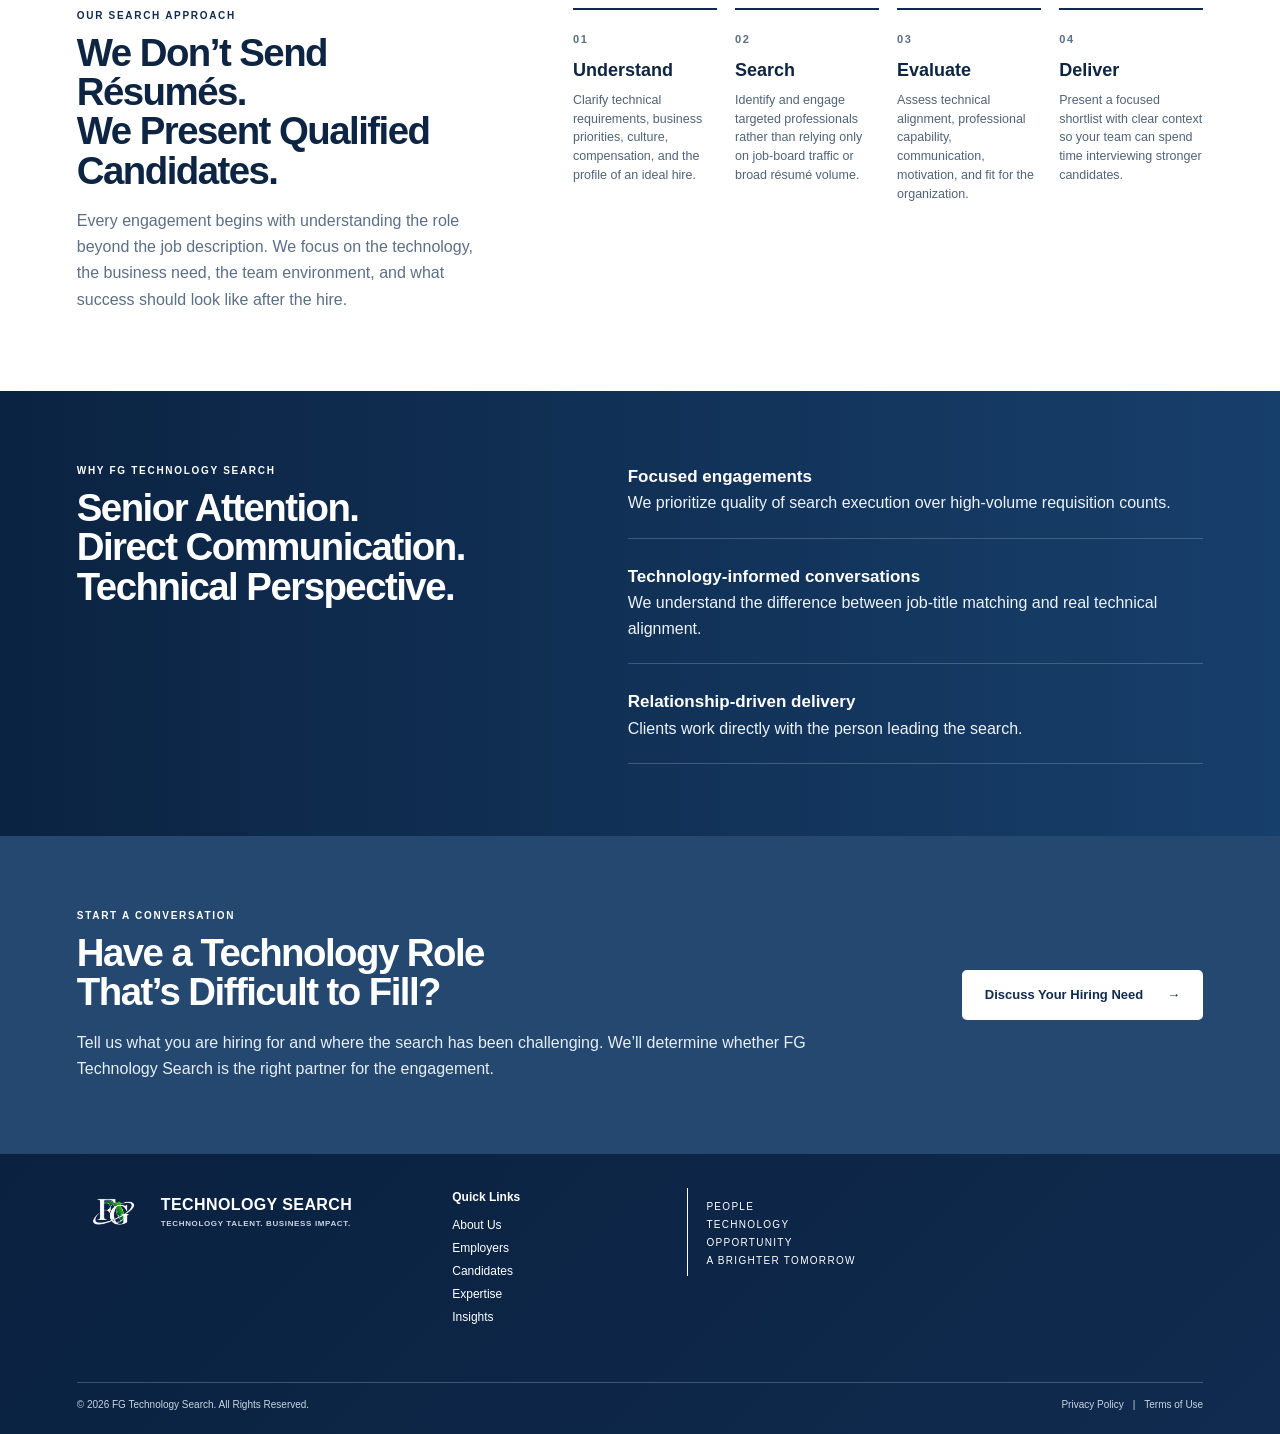
<file: employers.html>
<!doctype html>
<html lang="en">
<head>
  <meta charset="utf-8">
  <meta name="viewport" content="width=device-width, initial-scale=1">
  <meta name="description" content="Employer recruiting solutions from FG Technology Search for cloud, Microsoft 365, cybersecurity, infrastructure, networking, enterprise applications, and technology leadership roles.">
  <title>Employers | FG Technology Search</title>
  <link rel="icon" href="assets/favicon.svg" type="image/svg+xml">
  <link rel="stylesheet" href="styles.css?v=7">
  <!-- Microsoft Clarity -->
  <script type="text/javascript">
    (function(c,l,a,r,i,t,y){
        c[a]=c[a]||function(){(c[a].q=c[a].q||[]).push(arguments)};
        t=l.createElement(r);t.async=1;t.src="https://www.clarity.ms/tag/"+i;
        y=l.getElementsByTagName(r)[0];y.parentNode.insertBefore(t,y);
    })(window, document, "clarity", "script", "yd8xlcej18");
  </script>
<style>
/* White footer monogram */
.brand-footer .footer-monogram-wrap{
  width:72px;
  height:46px;
  flex:0 0 72px;
  display:flex;
  align-items:center;
  justify-content:center;
}
.brand-footer .footer-monogram{
  display:block;
  width:100%;
  height:100%;
  object-fit:contain;
}
@media (max-width:800px){
  .brand-footer .footer-monogram-wrap{
    width:63px;
    height:41px;
    flex-basis:63px;
  }
}
</style>
</head>
<body>
  <header class="site-header">
    <a class="brand brand-hybrid" href="index.html" aria-label="FG Technology Search home">
      <span class="brand-monogram-wrap" aria-hidden="true">
        <img class="brand-monogram" src="assets/fg-monogram.png" alt="">
      </span>
      <span class="brand-divider" aria-hidden="true"></span>
      <span class="brand-copy">
        <strong><span class="brand-technology">TECHNOLOGY</span> <span class="brand-search">SEARCH</span></strong>
        <small>TECHNOLOGY TALENT. BUSINESS IMPACT.</small>
      </span>
    </a>

    <button class="menu-toggle" type="button" aria-expanded="false" aria-controls="main-nav">
      <span></span><span></span><span></span>
      <span class="sr-only">Toggle navigation</span>
    </button>

    <nav id="main-nav" class="main-nav" aria-label="Primary navigation">
      <a href="index.html">Home</a>
      <a href="about.html">About Us</a>
      <a href="employers.html">Employers</a>
      <a href="candidates.html">Candidates</a>
      <a href="expertise.html">Expertise</a>
      <a href="index.html#insights">Insights</a>
      <a class="nav-cta" href="contact.html">Contact Us <span aria-hidden="true">→</span></a>
    </nav>
  </header>

  <main>
    <section class="hero employer-hero">
      <div class="hero-copy">
        <p class="eyebrow">FOR EMPLOYERS</p>
        <h1>Technology Talent<br>That Fits the Mission.</h1>
        <p class="hero-lede">FG Technology Search helps organizations identify and attract qualified technology professionals through a focused, technically informed search process.</p>
        <div class="hero-actions">
          <a class="btn btn-light" href="contact.html">Discuss Your Hiring Need <span>→</span></a>
          <a class="btn btn-outline" href="#process">See Our Search Approach <span>→</span></a>
        </div>
      </div>

      <div class="hero-visual" aria-label="Technology hiring and recruiting">
        <img src="assets/hero-office.jpg" alt="Technology professionals collaborating in a modern office">
        <div class="hero-image-overlay"></div>
        <div class="glass-panel">
          <span class="vertical-line"></span>
          <p>RIGHT TALENT<br>RIGHT FIT<br>REAL IMPACT</p>
        </div>
      </div>
    </section>

    <section class="section employers-intro">
      <div>
        <p class="section-kicker">A DIFFERENT KIND OF SEARCH PARTNER</p>
        <h2>Technical Understanding.<br>Focused Recruiting.</h2>
      </div>
      <div>
        <p>Technology hiring is difficult when the recruiter does not understand the environment, the architecture, or the real responsibilities behind the job title. FG Technology Search brings enterprise technology experience into the recruiting process so conversations start with a stronger understanding of what the role actually requires.</p>
        <p>Our goal is simple: understand the business need, identify the right market, evaluate candidates carefully, and deliver a focused shortlist of professionals worth your time.</p>
      </div>
    </section>

    <section class="section employer-services">
      <div class="section-heading">
        <p class="section-kicker">SEARCH CAPABILITIES</p>
        <h2>Where We Focus</h2>
        <p>Specialized recruiting across the technology disciplines that keep modern organizations secure, connected, resilient, and moving forward.</p>
      </div>

      <div class="employer-service-grid">
        <article>
          <span>01</span>
          <h3>Cloud &amp; Microsoft 365</h3>
          <p>Microsoft 365, Azure, Exchange, identity, collaboration, cloud administration, architecture, and engineering talent.</p>
        </article>
        <article>
          <span>02</span>
          <h3>Cybersecurity</h3>
          <p>Security engineering, IAM, governance, risk, compliance, operations, architecture, and security leadership.</p>
        </article>
        <article>
          <span>03</span>
          <h3>Infrastructure &amp; Networking</h3>
          <p>Systems, servers, virtualization, networking, data center, enterprise infrastructure, and operations expertise.</p>
        </article>
        <article>
          <span>04</span>
          <h3>Technology Leadership</h3>
          <p>Managers, directors, VPs, CIO, CTO, CISO, and other senior technology leadership roles.</p>
        </article>
      </div>
    </section>

    <section id="process" class="section employer-process">
      <div class="process-intro">
        <p class="section-kicker">OUR SEARCH APPROACH</p>
        <h2>We Don’t Send Résumés.<br>We Present Qualified Candidates.</h2>
        <p>Every engagement begins with understanding the role beyond the job description. We focus on the technology, the business need, the team environment, and what success should look like after the hire.</p>
      </div>

      <div class="process-grid">
        <article>
          <span>01</span>
          <h3>Understand</h3>
          <p>Clarify technical requirements, business priorities, culture, compensation, and the profile of an ideal hire.</p>
        </article>
        <article>
          <span>02</span>
          <h3>Search</h3>
          <p>Identify and engage targeted professionals rather than relying only on job-board traffic or broad résumé volume.</p>
        </article>
        <article>
          <span>03</span>
          <h3>Evaluate</h3>
          <p>Assess technical alignment, professional capability, communication, motivation, and fit for the organization.</p>
        </article>
        <article>
          <span>04</span>
          <h3>Deliver</h3>
          <p>Present a focused shortlist with clear context so your team can spend time interviewing stronger candidates.</p>
        </article>
      </div>
    </section>

    <section class="employer-value-band">
      <div>
        <p class="section-kicker">WHY FG TECHNOLOGY SEARCH</p>
        <h2>Senior Attention.<br>Direct Communication.<br>Technical Perspective.</h2>
      </div>
      <div class="value-points">
        <p><strong>Focused engagements</strong><br>We prioritize quality of search execution over high-volume requisition counts.</p>
        <p><strong>Technology-informed conversations</strong><br>We understand the difference between job-title matching and real technical alignment.</p>
        <p><strong>Relationship-driven delivery</strong><br>Clients work directly with the person leading the search.</p>
      </div>
    </section>

    <section id="contact" class="employer-cta">
      <div>
        <p class="section-kicker">START A CONVERSATION</p>
        <h2>Have a Technology Role<br>That’s Difficult to Fill?</h2>
        <p>Tell us what you are hiring for and where the search has been challenging. We’ll determine whether FG Technology Search is the right partner for the engagement.</p>
      </div>
      <a class="btn btn-light" href="contact.html">Discuss Your Hiring Need <span>→</span></a>
    </section>
  </main>

  <footer class="site-footer">
    <div class="footer-brand">
      <a class="brand brand-footer" href="index.html">
        <span class="footer-monogram-wrap" aria-hidden="true">
        <img class="footer-monogram" src="assets/fg-monogram-white.png" alt="">
      </span>
        <span class="brand-copy">
          <strong><span class="brand-technology">TECHNOLOGY</span> <span class="brand-search">SEARCH</span></strong>
          <small>TECHNOLOGY TALENT. BUSINESS IMPACT.</small>
        </span>
      </a>
    </div>

    <div class="footer-links">
      <strong>Quick Links</strong>
      <a href="about.html">About Us</a>
      <a href="employers.html">Employers</a>
      <a href="candidates.html">Candidates</a>
      <a href="expertise.html">Expertise</a>
      <a href="index.html#insights">Insights</a>
    </div>
<div class="footer-statement">
      <span></span>
      <p>PEOPLE<br>TECHNOLOGY<br>OPPORTUNITY<br>A BRIGHTER TOMORROW</p>
    </div>

    <div class="footer-bottom">
      <p>© <span id="year"></span> FG Technology Search. All Rights Reserved.</p>
      <div><a href="privacy.html">Privacy Policy</a><span>|</span><a href="terms.html">Terms of Use</a></div>
    </div>
  </footer>

  <style>
    .employers-intro{
      padding:70px 6vw;
      display:grid;
      grid-template-columns:.85fr 1.15fr;
      gap:80px;
      align-items:start;
      border-bottom:1px solid var(--line);
    }
    .employers-intro h2,
    .employer-services h2,
    .employer-process h2,
    .employer-value-band h2,
    .employer-cta h2{
      font-size:clamp(34px,3vw,50px);
      line-height:1.02;
      letter-spacing:-.04em;
      margin:0 0 18px;
    }
    .employers-intro p:not(.section-kicker){
      margin:0 0 18px;
      color:#4e6277;
      font-size:16px;
      line-height:1.7;
      max-width:760px;
    }
    .employer-services{
      padding:72px 6vw 78px;
      background:#f7f9fb;
    }
    .section-heading{
      max-width:760px;
      margin-bottom:38px;
    }
    .section-heading>p:last-child{
      margin:0;
      color:#5b6f86;
      font-size:15px;
      line-height:1.65;
    }
    .employer-service-grid{
      display:grid;
      grid-template-columns:repeat(4,1fr);
      gap:24px;
    }
    .employer-service-grid article{
      background:#fff;
      padding:28px 26px;
      border-top:3px solid var(--navy);
      box-shadow:0 10px 28px rgba(9,31,59,.07);
    }
    .employer-service-grid span,
    .process-grid span{
      font-size:11px;
      letter-spacing:.15em;
      font-weight:800;
      color:var(--slate);
    }
    .employer-service-grid h3{
      margin:9px 0 11px;
      font-size:19px;
    }
    .employer-service-grid p{
      margin:0;
      color:#5b6f86;
      font-size:13px;
      line-height:1.6;
    }
    .employer-process{
      padding:78px 6vw;
      display:grid;
      grid-template-columns:.8fr 1.2fr;
      gap:76px;
    }
    .process-intro>p:last-child{
      max-width:560px;
      color:#5b6f86;
      line-height:1.65;
      margin:0;
    }
    .employer-value-band{
      background:linear-gradient(90deg,#0b2342,#173f6b);
      color:#fff;
      padding:72px 6vw;
      display:grid;
      grid-template-columns:.9fr 1.1fr;
      gap:80px;
    }
    .employer-value-band .section-kicker{color:#fff}
    .value-points{
      display:grid;
      gap:24px;
      align-content:start;
    }
    .value-points p{
      margin:0;
      padding-bottom:22px;
      border-bottom:1px solid rgba(255,255,255,.2);
      color:#edf3f8;
      line-height:1.6;
    }
    .value-points strong{
      color:#fff;
      font-size:17px;
    }
    .employer-cta{
      padding:72px 6vw;
      background:#24486f;
      color:#fff;
      display:flex;
      align-items:center;
      justify-content:space-between;
      gap:50px;
    }
    .employer-cta .section-kicker{color:#fff}
    .employer-cta p:not(.section-kicker){
      max-width:760px;
      margin:0;
      color:#e7eef5;
      line-height:1.65;
    }
    @media (max-width:1000px){
      .employer-service-grid{grid-template-columns:1fr 1fr}
      .employers-intro,
      .employer-process,
      .employer-value-band{grid-template-columns:1fr;gap:36px}
    }
    @media (max-width:700px){
      .employers-intro,
      .employer-services,
      .employer-process,
      .employer-value-band,
      .employer-cta{padding:52px 28px}
      .employer-service-grid{grid-template-columns:1fr}
      .employer-cta{align-items:flex-start;flex-direction:column}
    }
  </style>

  <script src="script.js"></script>
</body>
</html>
</file>
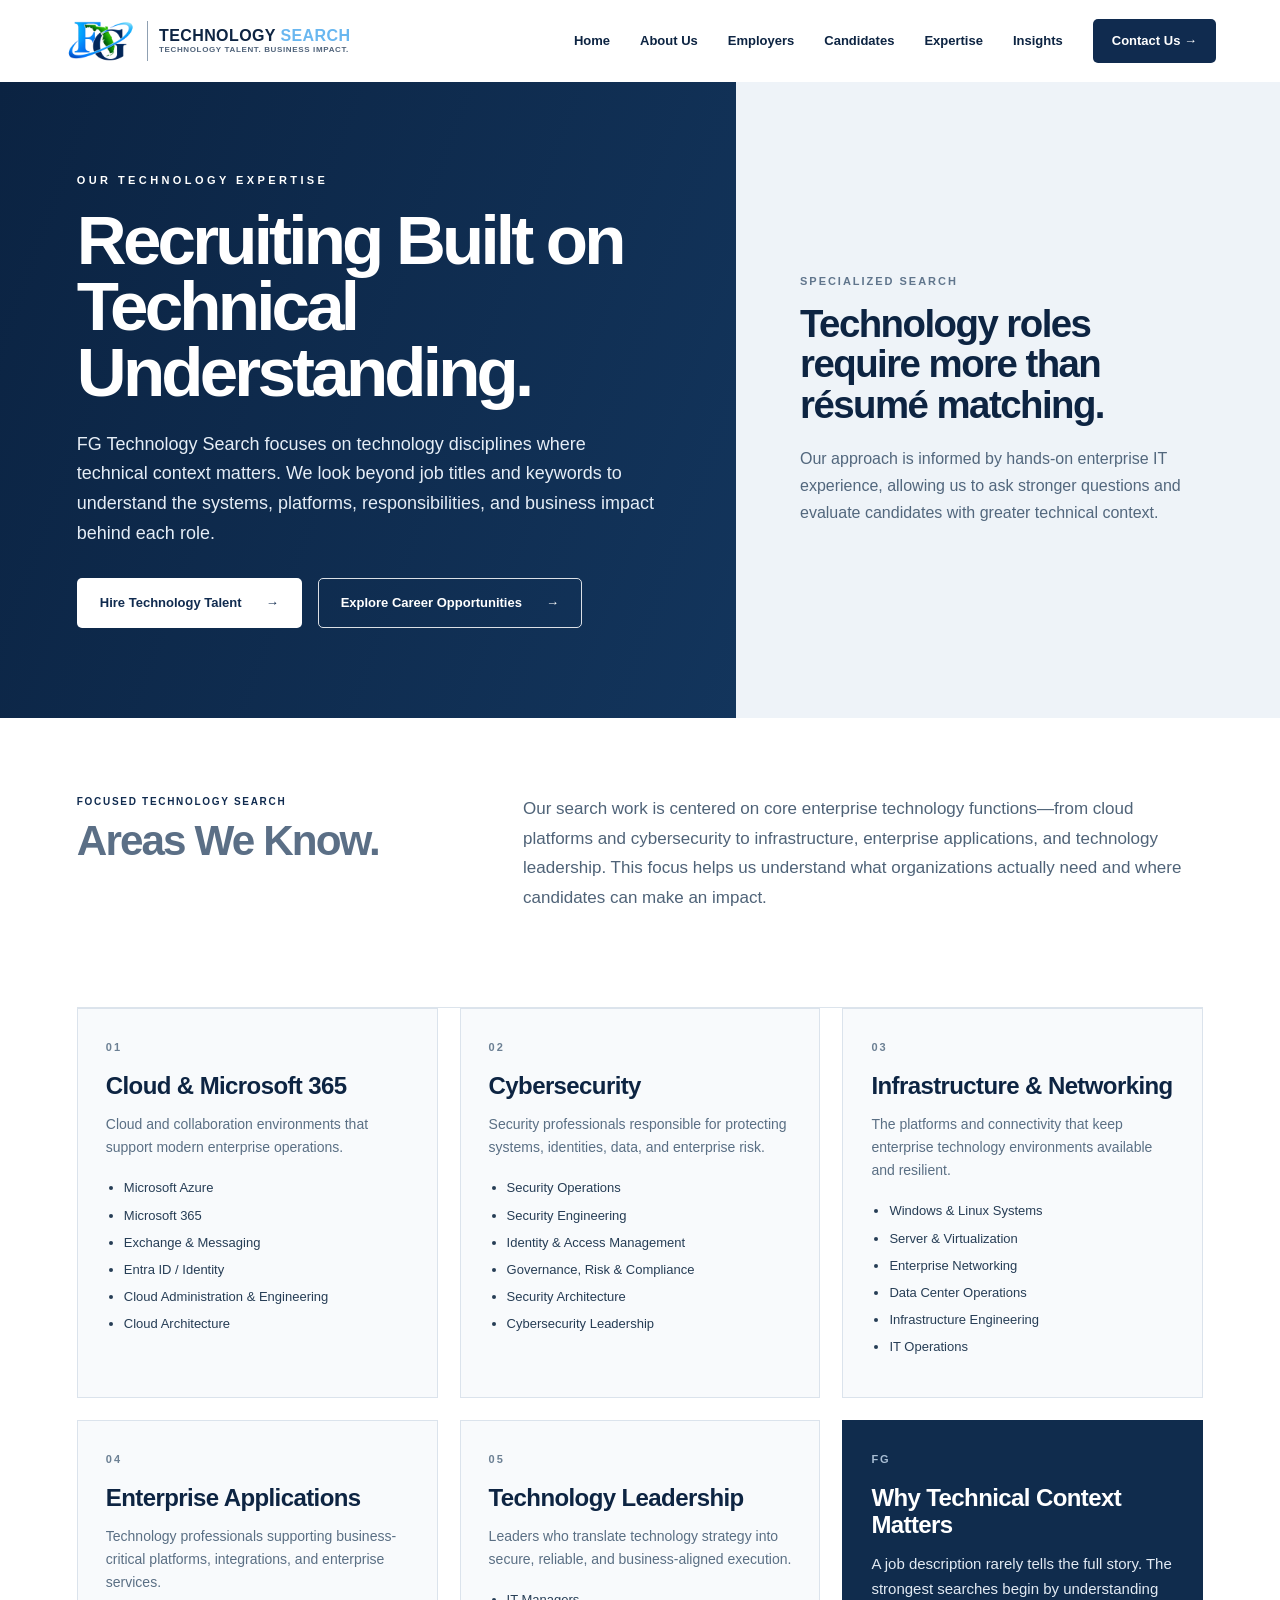
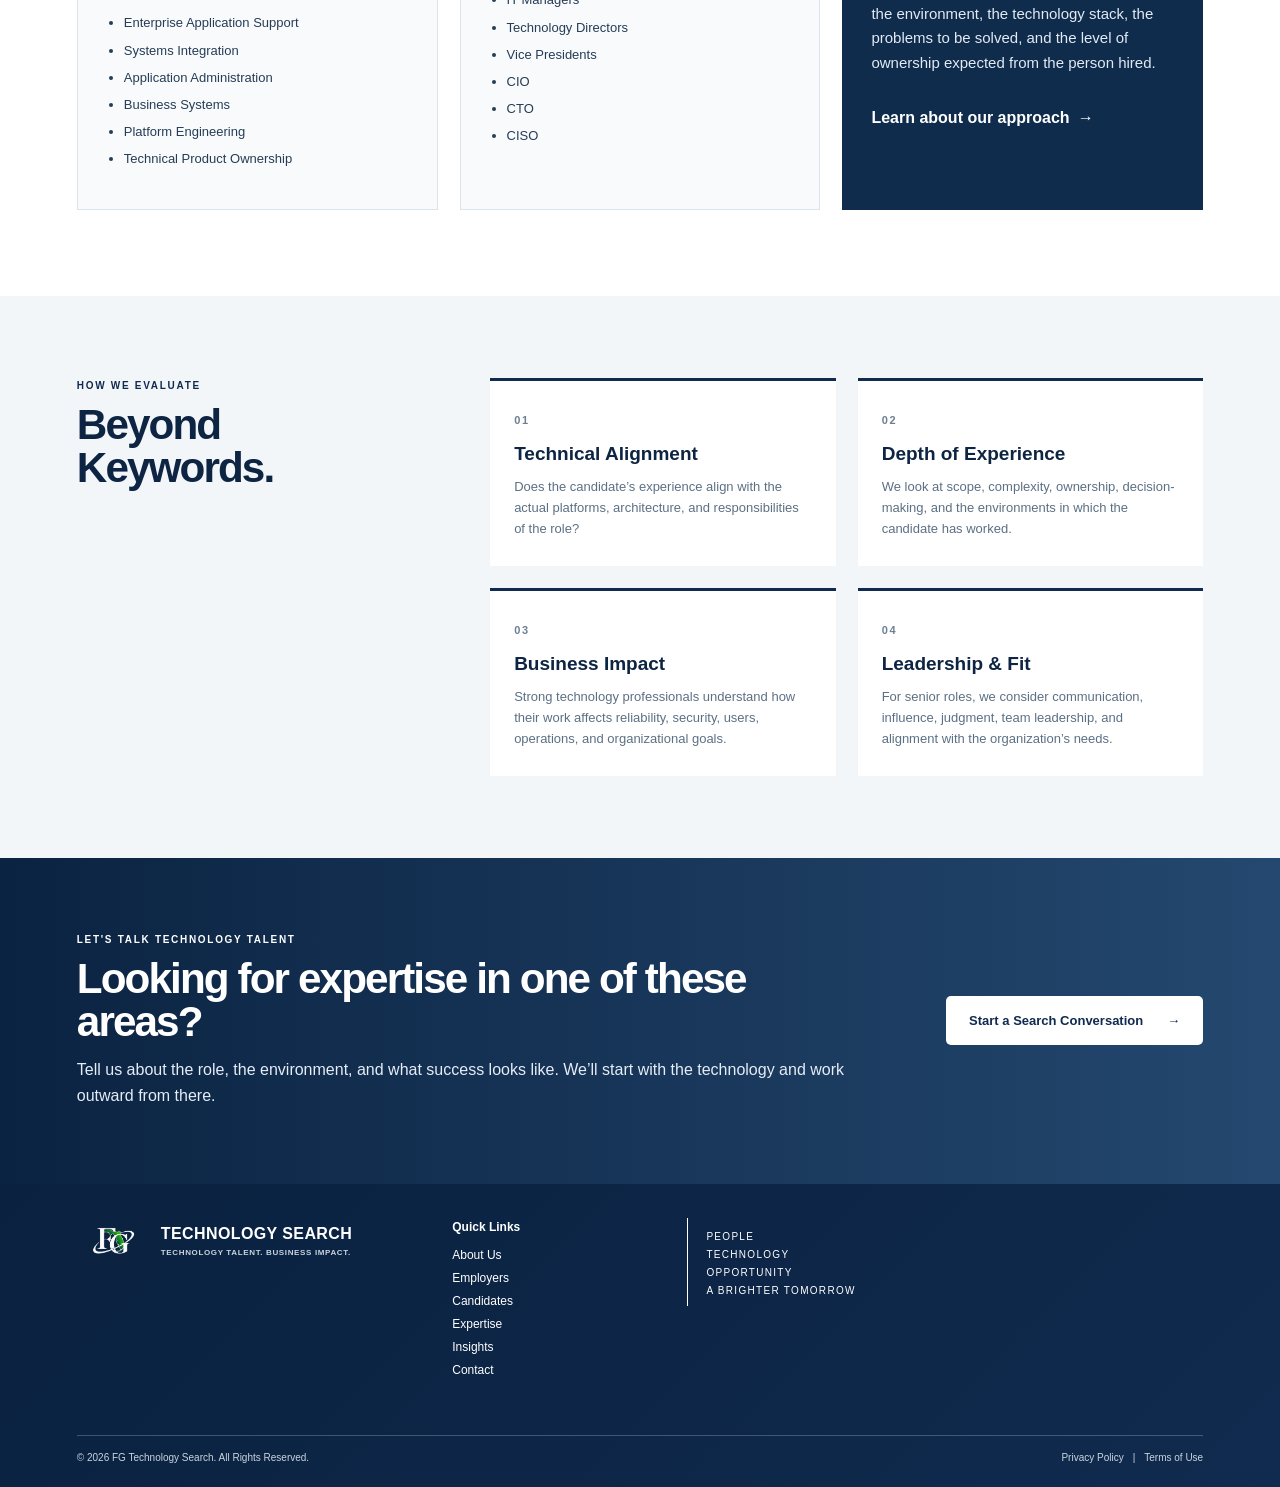
<file: expertise.html>
<!doctype html>
<html lang="en">
<head>
<meta charset="utf-8">
<meta name="viewport" content="width=device-width, initial-scale=1">
<link rel="icon" href="assets/favicon.svg" type="image/svg+xml">
<link rel="stylesheet" href="styles.css?v=7">
<meta name="description" content="Technology recruiting expertise across cloud, Microsoft 365, cybersecurity, infrastructure, networking, enterprise applications, and technology leadership.">
<title>Expertise | FG Technology Search</title>
  <!-- Microsoft Clarity -->
  <script type="text/javascript">
    (function(c,l,a,r,i,t,y){
        c[a]=c[a]||function(){(c[a].q=c[a].q||[]).push(arguments)};
        t=l.createElement(r);t.async=1;t.src="https://www.clarity.ms/tag/"+i;
        y=l.getElementsByTagName(r)[0];y.parentNode.insertBefore(t,y);
    })(window, document, "clarity", "script", "yd8xlcej18");
  </script>
<style>
/* White footer monogram */
.brand-footer .footer-monogram-wrap{
  width:72px;
  height:46px;
  flex:0 0 72px;
  display:flex;
  align-items:center;
  justify-content:center;
}
.brand-footer .footer-monogram{
  display:block;
  width:100%;
  height:100%;
  object-fit:contain;
}
@media (max-width:800px){
  .brand-footer .footer-monogram-wrap{
    width:63px;
    height:41px;
    flex-basis:63px;
  }
}
</style>
</head>
<body>
<header class="site-header">
  <a class="brand brand-hybrid" href="index.html" aria-label="FG Technology Search home">
      <span class="brand-monogram-wrap" aria-hidden="true">
        <img class="brand-monogram" src="assets/fg-monogram.png" alt="">
      </span>
      <span class="brand-divider" aria-hidden="true"></span>
      <span class="brand-copy">
        <strong><span class="brand-technology">TECHNOLOGY</span> <span class="brand-search">SEARCH</span></strong>
        <small>TECHNOLOGY TALENT. BUSINESS IMPACT.</small>
      </span>
    </a>
  <button class="menu-toggle" type="button" aria-expanded="false" aria-controls="main-nav">
    <span></span><span></span><span></span><span class="sr-only">Toggle navigation</span>
  </button>
  <nav id="main-nav" class="main-nav" aria-label="Primary navigation">
    <a href="index.html">Home</a>
    <a href="about.html">About Us</a>
    <a href="employers.html">Employers</a>
    <a href="candidates.html">Candidates</a>
    <a href="expertise.html">Expertise</a>
    <a href="index.html#insights">Insights</a>
    <a class="nav-cta" href="contact.html">Contact Us <span aria-hidden="true">→</span></a>
  </nav>
</header>

<main>
  <section class="expertise-hero">
    <div class="expertise-hero-copy">
      <p class="eyebrow">OUR TECHNOLOGY EXPERTISE</p>
      <h1>Recruiting Built on<br>Technical Understanding.</h1>
      <p>FG Technology Search focuses on technology disciplines where technical context matters. We look beyond job titles and keywords to understand the systems, platforms, responsibilities, and business impact behind each role.</p>
      <div class="hero-actions">
        <a class="btn btn-light" href="employers.html">Hire Technology Talent <span>→</span></a>
        <a class="btn btn-outline" href="candidates.html">Explore Career Opportunities <span>→</span></a>
      </div>
    </div>
    <div class="expertise-hero-panel">
      <p class="panel-kicker">SPECIALIZED SEARCH</p>
      <h2>Technology roles require more than résumé matching.</h2>
      <p>Our approach is informed by hands-on enterprise IT experience, allowing us to ask stronger questions and evaluate candidates with greater technical context.</p>
    </div>
  </section>

  <section class="expertise-intro">
    <div>
      <p class="section-kicker">FOCUSED TECHNOLOGY SEARCH</p>
      <h2>Areas We Know.</h2>
    </div>
    <p>Our search work is centered on core enterprise technology functions—from cloud platforms and cybersecurity to infrastructure, enterprise applications, and technology leadership. This focus helps us understand what organizations actually need and where candidates can make an impact.</p>
  </section>

  <section class="expertise-grid-section">
    <div class="expertise-grid">
      <article class="expertise-card">
        <span>01</span>
        <h3>Cloud &amp; Microsoft 365</h3>
        <p>Cloud and collaboration environments that support modern enterprise operations.</p>
        <ul>
          <li>Microsoft Azure</li>
          <li>Microsoft 365</li>
          <li>Exchange &amp; Messaging</li>
          <li>Entra ID / Identity</li>
          <li>Cloud Administration &amp; Engineering</li>
          <li>Cloud Architecture</li>
        </ul>
      </article>

      <article class="expertise-card">
        <span>02</span>
        <h3>Cybersecurity</h3>
        <p>Security professionals responsible for protecting systems, identities, data, and enterprise risk.</p>
        <ul>
          <li>Security Operations</li>
          <li>Security Engineering</li>
          <li>Identity &amp; Access Management</li>
          <li>Governance, Risk &amp; Compliance</li>
          <li>Security Architecture</li>
          <li>Cybersecurity Leadership</li>
        </ul>
      </article>

      <article class="expertise-card">
        <span>03</span>
        <h3>Infrastructure &amp; Networking</h3>
        <p>The platforms and connectivity that keep enterprise technology environments available and resilient.</p>
        <ul>
          <li>Windows &amp; Linux Systems</li>
          <li>Server &amp; Virtualization</li>
          <li>Enterprise Networking</li>
          <li>Data Center Operations</li>
          <li>Infrastructure Engineering</li>
          <li>IT Operations</li>
        </ul>
      </article>

      <article class="expertise-card">
        <span>04</span>
        <h3>Enterprise Applications</h3>
        <p>Technology professionals supporting business-critical platforms, integrations, and enterprise services.</p>
        <ul>
          <li>Enterprise Application Support</li>
          <li>Systems Integration</li>
          <li>Application Administration</li>
          <li>Business Systems</li>
          <li>Platform Engineering</li>
          <li>Technical Product Ownership</li>
        </ul>
      </article>

      <article class="expertise-card">
        <span>05</span>
        <h3>Technology Leadership</h3>
        <p>Leaders who translate technology strategy into secure, reliable, and business-aligned execution.</p>
        <ul>
          <li>IT Managers</li>
          <li>Technology Directors</li>
          <li>Vice Presidents</li>
          <li>CIO</li>
          <li>CTO</li>
          <li>CISO</li>
        </ul>
      </article>

      <article class="expertise-card expertise-card-accent">
        <span>FG</span>
        <h3>Why Technical Context Matters</h3>
        <p>A job description rarely tells the full story. The strongest searches begin by understanding the environment, the technology stack, the problems to be solved, and the level of ownership expected from the person hired.</p>
        <a href="about.html">Learn about our approach <span aria-hidden="true">→</span></a>
      </article>
    </div>
  </section>

  <section class="expertise-method">
    <div class="method-heading">
      <p class="section-kicker">HOW WE EVALUATE</p>
      <h2>Beyond Keywords.</h2>
    </div>
    <div class="method-grid">
      <article><span>01</span><h3>Technical Alignment</h3><p>Does the candidate’s experience align with the actual platforms, architecture, and responsibilities of the role?</p></article>
      <article><span>02</span><h3>Depth of Experience</h3><p>We look at scope, complexity, ownership, decision-making, and the environments in which the candidate has worked.</p></article>
      <article><span>03</span><h3>Business Impact</h3><p>Strong technology professionals understand how their work affects reliability, security, users, operations, and organizational goals.</p></article>
      <article><span>04</span><h3>Leadership &amp; Fit</h3><p>For senior roles, we consider communication, influence, judgment, team leadership, and alignment with the organization’s needs.</p></article>
    </div>
  </section>

  <section class="expertise-cta">
    <div>
      <p class="section-kicker">LET'S TALK TECHNOLOGY TALENT</p>
      <h2>Looking for expertise in one of these areas?</h2>
      <p>Tell us about the role, the environment, and what success looks like. We’ll start with the technology and work outward from there.</p>
    </div>
    <a class="btn btn-light" href="contact.html">Start a Search Conversation <span>→</span></a>
  </section>
</main>

<style>
.expertise-hero{display:grid;grid-template-columns:1.15fr .85fr;min-height:560px;background:linear-gradient(110deg,#0b2342,#173f6b);color:#fff}
.expertise-hero-copy{padding:90px 6vw;display:flex;flex-direction:column;justify-content:center}
.expertise-hero-copy h1{font-size:clamp(48px,5.4vw,82px);line-height:.96;letter-spacing:-.055em;margin:0 0 24px}
.expertise-hero-copy>p:not(.eyebrow){font-size:18px;line-height:1.65;max-width:760px;color:#e5edf6;margin:0 0 30px}
.expertise-hero-panel{background:#eef3f8;color:var(--ink);padding:72px 5vw;display:flex;flex-direction:column;justify-content:center}
.panel-kicker{font-size:11px;font-weight:800;letter-spacing:.18em;color:#60758c;margin:0 0 14px}
.expertise-hero-panel h2{font-size:clamp(31px,3vw,48px);line-height:1.05;letter-spacing:-.04em;margin:0 0 20px}
.expertise-hero-panel p:last-child{color:#52677d;font-size:16px;line-height:1.7;margin:0}

.expertise-intro{width:100%;max-width:none;margin:0;padding:76px 6vw;display:grid;grid-template-columns:.7fr 1.3fr;gap:80px;align-items:start}
.expertise-intro h2,.expertise-method h2,.expertise-cta h2{font-size:clamp(36px,3.3vw,54px);line-height:1.02;letter-spacing:-.045em;margin:0}
.expertise-intro>p{font-size:17px;line-height:1.75;color:#4f6378;max-width:850px;margin:0}

.expertise-grid-section{padding:0 6vw 86px;background:#fff}
.expertise-grid{display:grid;grid-template-columns:repeat(3,1fr);gap:22px}
.expertise-card{border:1px solid #dbe3ec;background:#f8fafc;padding:30px 28px;min-height:390px}
.expertise-card>span{display:block;font-size:11px;font-weight:800;letter-spacing:.18em;color:#6c8094;margin-bottom:18px}
.expertise-card h3{font-size:24px;line-height:1.12;letter-spacing:-.025em;margin:0 0 13px;color:var(--ink)}
.expertise-card>p{color:#5a6f84;font-size:14px;line-height:1.65;margin:0 0 20px}
.expertise-card ul{margin:0;padding-left:18px;color:#263d55}
.expertise-card li{margin:9px 0;font-size:13px;line-height:1.4}
.expertise-card-accent{background:#102c4d;color:#fff;border-color:#102c4d}
.expertise-card-accent h3{color:#fff}.expertise-card-accent>p{color:#e2eaf3;font-size:15px}
.expertise-card-accent>a{display:inline-flex;gap:8px;align-items:center;color:#fff;font-weight:800;text-decoration:none;margin-top:10px}
.expertise-card-accent>span{color:#a9bed4}

.expertise-method{padding:82px 6vw;background:#f3f6f9;display:grid;grid-template-columns:.65fr 1.35fr;gap:70px}
.method-grid{display:grid;grid-template-columns:1fr 1fr;gap:22px}
.method-grid article{background:#fff;padding:26px 24px;border-top:3px solid var(--navy)}
.method-grid span{font-size:11px;font-weight:800;letter-spacing:.15em;color:#6c8094}
.method-grid h3{font-size:19px;margin:9px 0 9px}
.method-grid p{font-size:13px;line-height:1.6;color:#5c7084;margin:0}

.expertise-cta{padding:74px 6vw;background:linear-gradient(90deg,#0b2342,#24486f);color:#fff;display:flex;align-items:center;justify-content:space-between;gap:60px}
.expertise-cta .section-kicker{color:#fff}
.expertise-cta h2{max-width:800px;margin-bottom:14px}
.expertise-cta p:not(.section-kicker){max-width:790px;color:#e5edf6;line-height:1.65;margin:0}

@media(max-width:1050px){
  .expertise-hero{grid-template-columns:1fr}
  .expertise-hero-panel{padding:52px 6vw}
  .expertise-grid{grid-template-columns:1fr 1fr}
  .expertise-intro,.expertise-method{grid-template-columns:1fr;gap:38px}
}
@media(max-width:700px){
  .expertise-hero-copy,.expertise-hero-panel,.expertise-intro,.expertise-grid-section,.expertise-method,.expertise-cta{padding-left:28px;padding-right:28px}
  .expertise-grid,.method-grid{grid-template-columns:1fr}
  .expertise-cta{flex-direction:column;align-items:flex-start}
  .expertise-card{min-height:0}
}
</style>

<footer class="site-footer">
  <div class="footer-brand">
    <a class="brand brand-footer" href="index.html">
      <span class="footer-monogram-wrap" aria-hidden="true">
        <img class="footer-monogram" src="assets/fg-monogram-white.png" alt="">
      </span>
      <span class="brand-copy">
        <strong><span class="brand-technology">TECHNOLOGY</span> <span class="brand-search">SEARCH</span></strong>
        <small>TECHNOLOGY TALENT. BUSINESS IMPACT.</small>
      </span>
    </a>
  </div>
  <div class="footer-links">
    <strong>Quick Links</strong>
    <a href="about.html">About Us</a>
    <a href="employers.html">Employers</a>
    <a href="candidates.html">Candidates</a>
    <a href="expertise.html">Expertise</a>
    <a href="index.html#insights">Insights</a>
    <a href="contact.html">Contact</a>
  </div>
<div class="footer-statement"><span></span><p>PEOPLE<br>TECHNOLOGY<br>OPPORTUNITY<br>A BRIGHTER TOMORROW</p></div>
  <div class="footer-bottom">
    <p>© <span id="year"></span> FG Technology Search. All Rights Reserved.</p>
    <div><a href="privacy.html">Privacy Policy</a><span>|</span><a href="terms.html">Terms of Use</a></div>
  </div>
</footer>
<script src="script.js"></script>
</body>
</html>
</file>
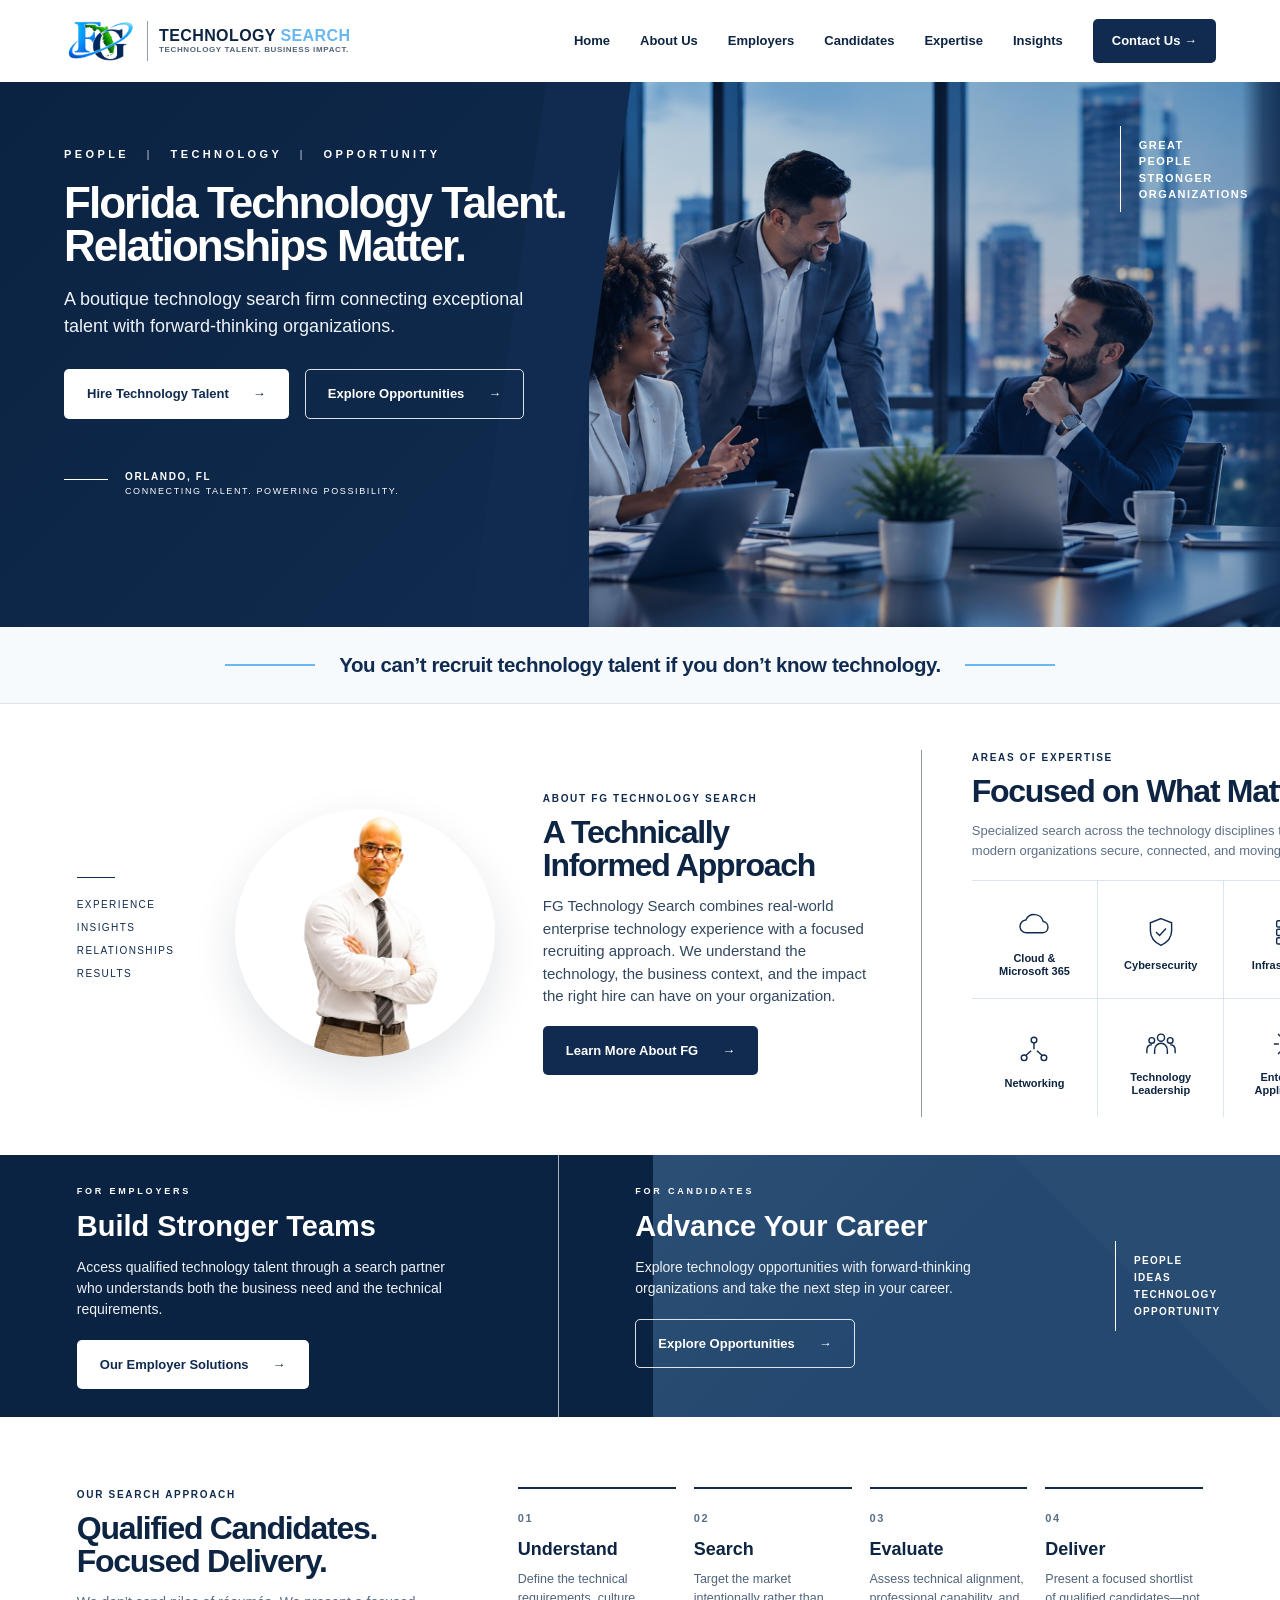
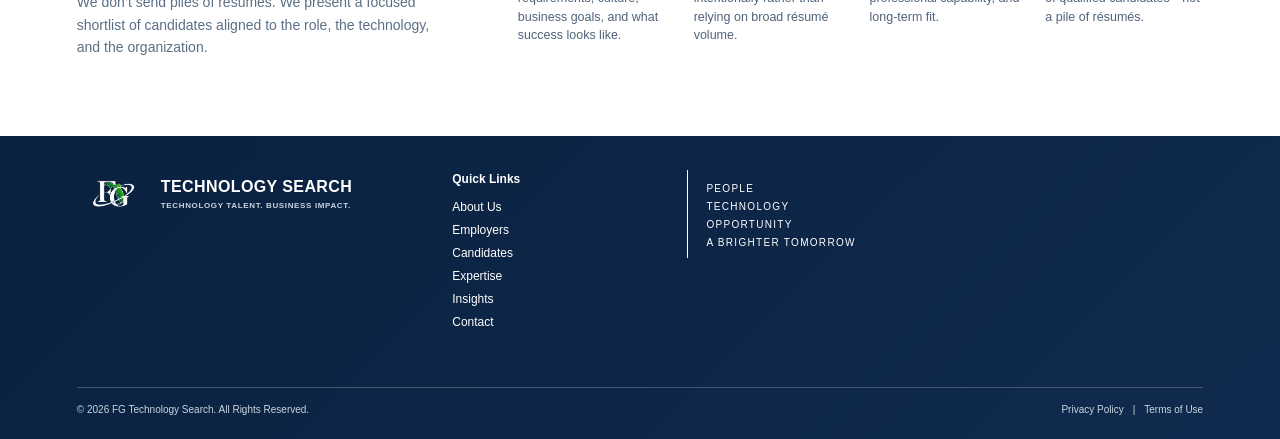
<file: index_old.html>
<!doctype html>
<html lang="en">
<head>
  <meta charset="utf-8">
  <meta name="viewport" content="width=device-width, initial-scale=1">
  <meta name="description" content="FG Technology Search is a boutique technology search firm connecting exceptional talent with forward-thinking organizations.">
  <title>FG Tech Search | Florida Technology Talent</title>
  <link rel="icon" href="assets/favicon.svg" type="image/svg+xml">
  <link rel="stylesheet" href="styles.css?v=7">
  <!-- Microsoft Clarity -->
  <script type="text/javascript">
    (function(c,l,a,r,i,t,y){
        c[a]=c[a]||function(){(c[a].q=c[a].q||[]).push(arguments)};
        t=l.createElement(r);t.async=1;t.src="https://www.clarity.ms/tag/"+i;
        y=l.getElementsByTagName(r)[0];y.parentNode.insertBefore(t,y);
    })(window, document, "clarity", "script", "yd8xlcej18");
  </script>
<style>
/* White footer monogram */
.brand-footer .footer-monogram-wrap{
  width:72px;
  height:46px;
  flex:0 0 72px;
  display:flex;
  align-items:center;
  justify-content:center;
}
.brand-footer .footer-monogram{
  display:block;
  width:100%;
  height:100%;
  object-fit:contain;
}
@media (max-width:800px){
  .brand-footer .footer-monogram-wrap{
    width:63px;
    height:41px;
    flex-basis:63px;
  }
}
</style>
</head>
<body>
  <header class="site-header">
    <a class="brand brand-hybrid" href="#top" aria-label="FG Technology Search home">
      <span class="brand-monogram-wrap" aria-hidden="true">
        <img class="brand-monogram" src="assets/fg-monogram.png" alt="">
      </span>
      <span class="brand-divider" aria-hidden="true"></span>
      <span class="brand-copy">
        <strong><span class="brand-technology">TECHNOLOGY</span> <span class="brand-search">SEARCH</span></strong>
        <small>TECHNOLOGY TALENT. BUSINESS IMPACT.</small>
      </span>
    </a>

    <button class="menu-toggle" type="button" aria-expanded="false" aria-controls="main-nav">
      <span></span><span></span><span></span>
      <span class="sr-only">Toggle navigation</span>
    </button>

    <nav id="main-nav" class="main-nav" aria-label="Primary navigation">
      <a href="index.html">Home</a>
      <a href="about.html">About Us</a>
      <a href="#employers">Employers</a>
      <a href="candidates.html">Candidates</a>
      <a href="expertise.html">Expertise</a>
      <a href="#insights">Insights</a>
      <a class="nav-cta" href="contact.html">Contact Us <span aria-hidden="true">→</span></a>
    </nav>
  </header>

  <main id="top">
    <section class="hero">
      <div class="hero-copy">
        <p class="eyebrow">PEOPLE <span>|</span> TECHNOLOGY <span>|</span> OPPORTUNITY</p>
        <h1>Florida Technology Talent.<br>Relationships Matter.</h1>
        <p class="hero-lede">A boutique technology search firm connecting exceptional talent with forward-thinking organizations.</p>
        <div class="hero-actions">
          <a class="btn btn-light" href="#employers">Hire Technology Talent <span>→</span></a>
          <a class="btn btn-outline" href="candidates.html">Explore Opportunities <span>→</span></a>
        </div>
        <div class="hero-location">
          <span class="line"></span>
          <p><strong>ORLANDO, FL</strong><br>CONNECTING TALENT. POWERING POSSIBILITY.</p>
        </div>
      </div>

      <div class="hero-visual" aria-label="Professional technology search and recruiting">
        <img src="assets/hero-office.jpg" alt="Technology professionals collaborating in a modern office">
        <div class="hero-image-overlay"></div>
        <div class="glass-panel">
          <span class="vertical-line"></span>
          <p>GREAT<br>PEOPLE<br>STRONGER<br>ORGANIZATIONS</p>
        </div>
      </div>
    </section>

    <section class="brand-slogan" aria-label="FG Technology Search philosophy">
      <span class="brand-slogan-line" aria-hidden="true"></span>
      <p>You can’t recruit technology talent if you don’t know technology.</p>
      <span class="brand-slogan-line" aria-hidden="true"></span>
    </section>

    <section id="about" class="about-expertise section">
      <div class="values">
        <span></span>
        <p>EXPERIENCE</p>
        <p>INSIGHTS</p>
        <p>RELATIONSHIPS</p>
        <p>RESULTS</p>
      </div>

      <div class="founder-card">
        <img class="founder-photo" src="assets/founder-franklin.png" alt="Temporary AI-generated founder portrait">
        <div class="founder-caption">
          <strong>Franklin Guerrero</strong>
          <span>Founder &amp; Principal</span>
        </div>
      </div>

      <article class="about-copy">
        <p class="section-kicker">ABOUT FG TECHNOLOGY SEARCH</p>
        <h2>A Technically<br>Informed Approach</h2>
        <p>FG Technology Search combines real-world enterprise technology experience with a focused recruiting approach. We understand the technology, the business context, and the impact the right hire can have on your organization.</p>
        <a class="btn btn-navy" href="about.html">Learn More About FG <span>→</span></a>
      </article>

      <section id="expertise" class="expertise-panel" aria-labelledby="expertise-title">
        <p class="section-kicker">AREAS OF EXPERTISE</p>
        <h2 id="expertise-title">Focused on What Matters</h2>
        <p class="expertise-intro">Specialized search across the technology disciplines that keep modern organizations secure, connected, and moving forward.</p>
        <div class="expertise-grid">
          <div class="expertise-item">
            <svg viewBox="0 0 48 48" aria-hidden="true"><path d="M14 35h22a8 8 0 0 0 1-15.9A13 13 0 0 0 12.5 17 9 9 0 0 0 14 35Z"/></svg>
            <span>Cloud &amp;<br>Microsoft 365</span>
          </div>
          <div class="expertise-item">
            <svg viewBox="0 0 48 48" aria-hidden="true"><path d="M24 5 39 11v11c0 10-6.4 17-15 21-8.6-4-15-11-15-21V11L24 5Z"/><path d="m17 24 5 5 9-10"/></svg>
            <span>Cybersecurity</span>
          </div>
          <div class="expertise-item">
            <svg viewBox="0 0 48 48" aria-hidden="true"><rect x="8" y="8" width="32" height="9" rx="2"/><rect x="8" y="20" width="32" height="9" rx="2"/><rect x="8" y="32" width="32" height="9" rx="2"/><circle cx="34" cy="12.5" r="1"/><circle cx="34" cy="24.5" r="1"/><circle cx="34" cy="36.5" r="1"/></svg>
            <span>Infrastructure</span>
          </div>
          <div class="expertise-item">
            <svg viewBox="0 0 48 48" aria-hidden="true"><circle cx="24" cy="10" r="4"/><circle cx="10" cy="35" r="4"/><circle cx="38" cy="35" r="4"/><path d="M24 14v9M20 25 12 32M28 25l8 7"/></svg>
            <span>Networking</span>
          </div>
          <div class="expertise-item">
            <svg viewBox="0 0 48 48" aria-hidden="true"><circle cx="24" cy="15" r="5"/><circle cx="11" cy="19" r="4"/><circle cx="37" cy="19" r="4"/><path d="M15 38v-5c0-6 4-10 9-10s9 4 9 10v5M4 37v-4c0-5 3-8 7-8M44 37v-4c0-5-3-8-7-8"/></svg>
            <span>Technology<br>Leadership</span>
          </div>
          <div class="expertise-item">
            <svg viewBox="0 0 48 48" aria-hidden="true"><circle cx="24" cy="24" r="7"/><path d="M24 4v7M24 37v7M4 24h7M37 24h7M9.9 9.9l5 5M33.1 33.1l5 5M38.1 9.9l-5 5M14.9 33.1l-5 5"/></svg>
            <span>Enterprise<br>Applications</span>
          </div>
        </div>
      </section>
    </section>

    <section class="audience-band">
      <article id="employers" class="audience employers">
        <p class="eyebrow">FOR EMPLOYERS</p>
        <h2>Build Stronger Teams</h2>
        <p>Access qualified technology talent through a search partner who understands both the business need and the technical requirements.</p>
        <a class="btn btn-light" href="#contact">Our Employer Solutions <span>→</span></a>
      </article>

      <article id="candidates" class="audience candidates">
        <p class="eyebrow">FOR CANDIDATES</p>
        <h2>Advance Your Career</h2>
        <p>Explore technology opportunities with forward-thinking organizations and take the next step in your career.</p>
        <a class="btn btn-outline" href="candidates.html">Explore Opportunities <span>→</span></a>
      </article>

      <div class="audience-words" aria-hidden="true">
        <span></span>
        <p>PEOPLE<br>IDEAS<br>TECHNOLOGY<br>OPPORTUNITY</p>
      </div>
    </section>

    <section id="insights" class="process section">
      <div>
        <p class="section-kicker">OUR SEARCH APPROACH</p>
        <h2>Qualified Candidates.<br>Focused Delivery.</h2>
        <p class="process-lede">We don’t send piles of résumés. We present a focused shortlist of candidates aligned to the role, the technology, and the organization.</p>
      </div>
      <div class="process-grid">
        <article><span>01</span><h3>Understand</h3><p>Define the technical requirements, culture, business goals, and what success looks like.</p></article>
        <article><span>02</span><h3>Search</h3><p>Target the market intentionally rather than relying on broad résumé volume.</p></article>
        <article><span>03</span><h3>Evaluate</h3><p>Assess technical alignment, professional capability, and long-term fit.</p></article>
        <article><span>04</span><h3>Deliver</h3><p>Present a focused shortlist of qualified candidates—not a pile of résumés.</p></article>
      </div>
    </section>
  </main>

  <footer id="contact" class="site-footer">
    <div class="footer-brand">
      <a class="brand brand-footer" href="#top">
        <span class="footer-monogram-wrap" aria-hidden="true">
        <img class="footer-monogram" src="assets/fg-monogram-white.png" alt="">
      </span>
        <span class="brand-copy">
          <strong><span class="brand-technology">TECHNOLOGY</span> <span class="brand-search">SEARCH</span></strong>
          <small>TECHNOLOGY TALENT. BUSINESS IMPACT.</small>
        </span>
      </a>
    </div>

    <div class="footer-links">
      <strong>Quick Links</strong>
      <a href="about.html">About Us</a>
      <a href="#employers">Employers</a>
      <a href="candidates.html">Candidates</a>
      <a href="expertise.html">Expertise</a>
      <a href="#insights">Insights</a>
      <a href="contact.html">Contact</a>
    </div>
<div class="footer-statement">
      <span></span>
      <p>PEOPLE<br>TECHNOLOGY<br>OPPORTUNITY<br>A BRIGHTER TOMORROW</p>
    </div>

    <div class="footer-bottom">
      <p>© <span id="year"></span> FG Technology Search. All Rights Reserved.</p>
      <div><a href="privacy.html">Privacy Policy</a><span>|</span><a href="terms.html">Terms of Use</a></div>
    </div>
  </footer>

  <script src="script.js"></script>
</body>
</html>
</file>
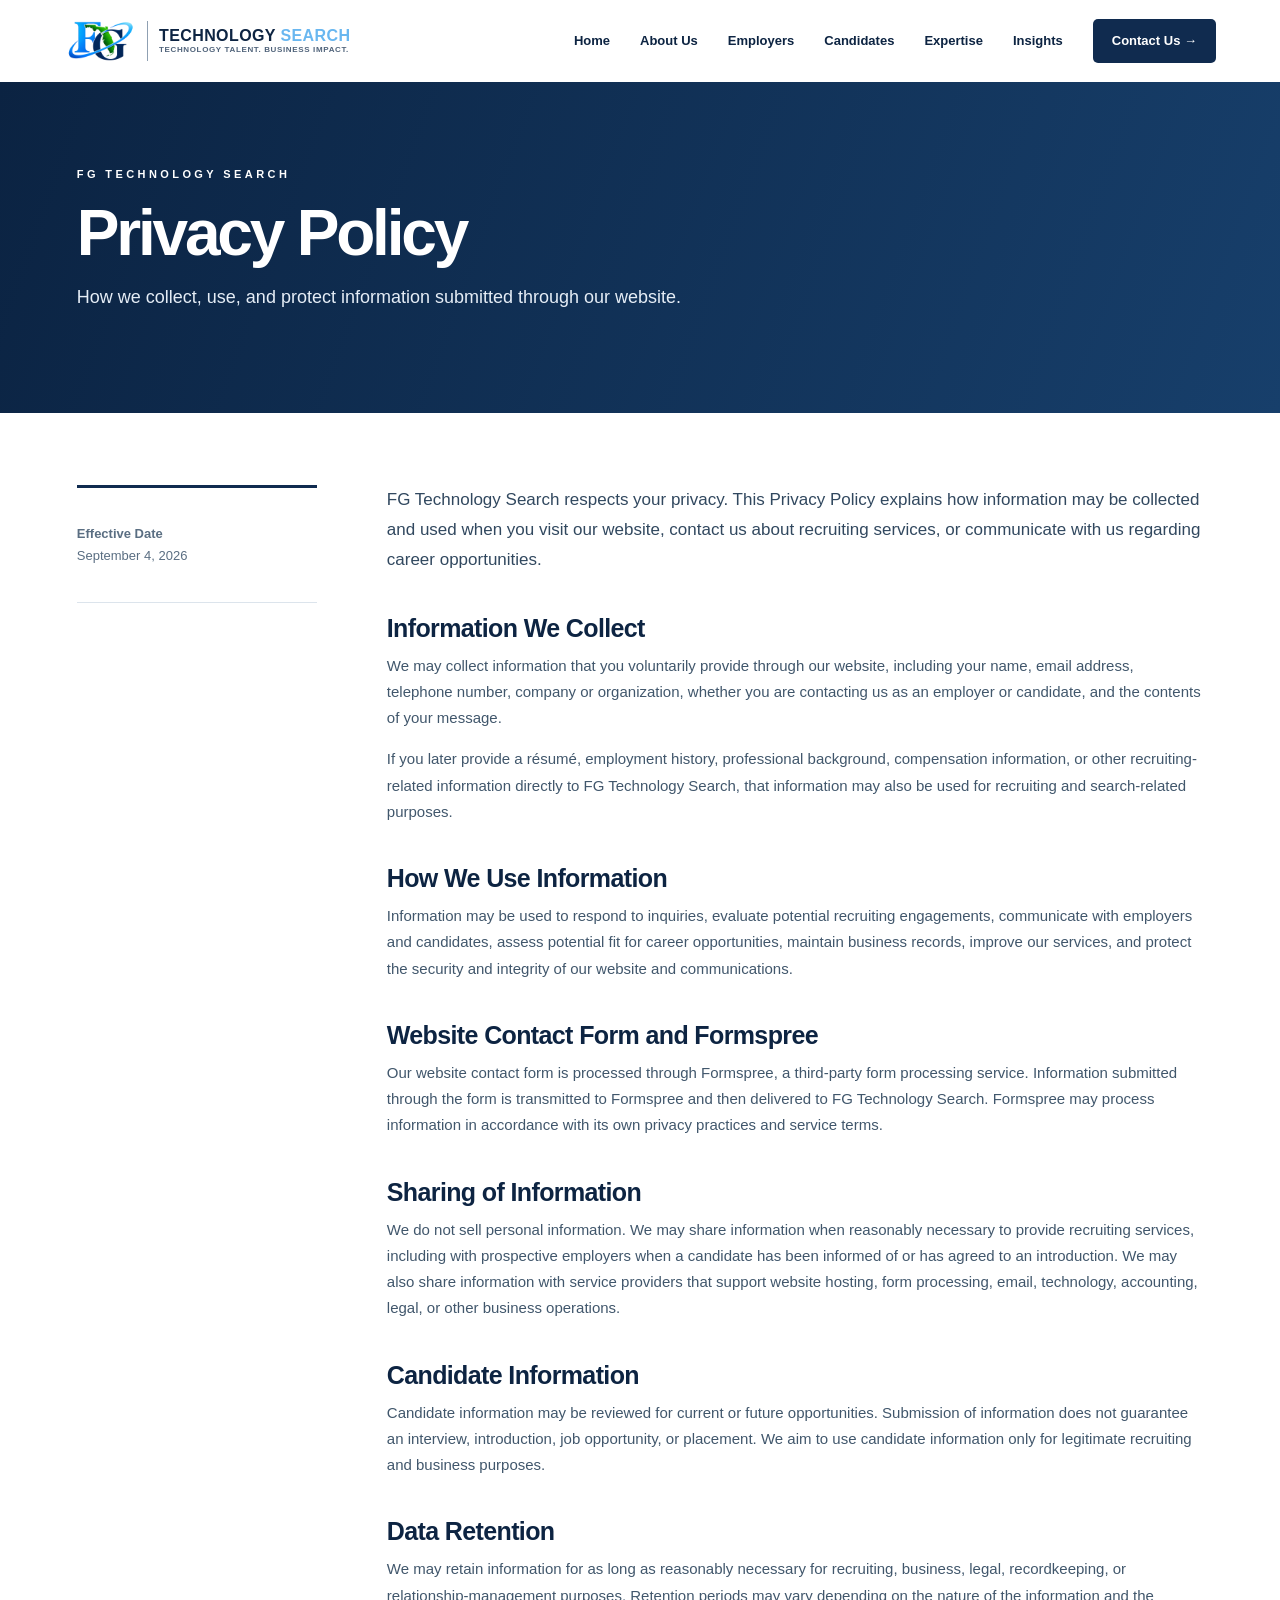
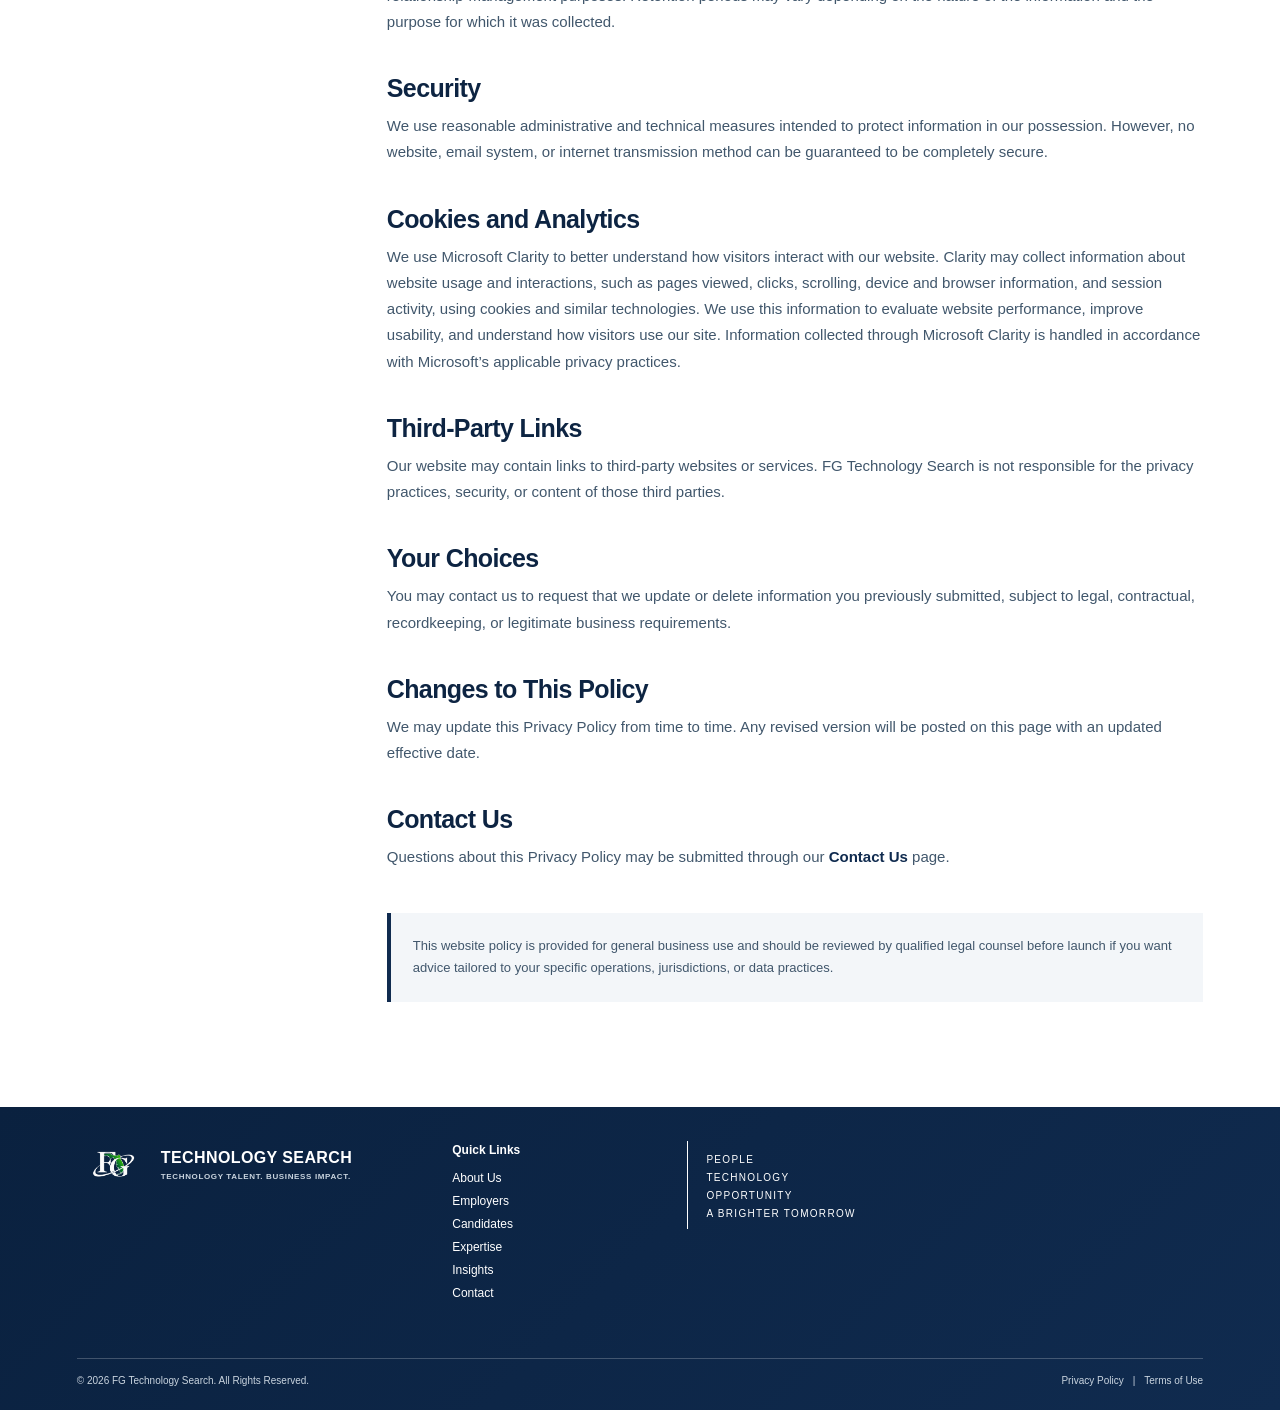
<file: privacy.html>
<!doctype html>
<html lang="en">
<head>
<meta charset="utf-8">
<meta name="viewport" content="width=device-width, initial-scale=1">
<link rel="icon" href="assets/favicon.svg" type="image/svg+xml">
<link rel="stylesheet" href="styles.css?v=7">
<meta name="description" content="Privacy Policy for FG Technology Search.">
<title>Privacy Policy | FG Technology Search</title>
  <!-- Microsoft Clarity -->
  <script type="text/javascript">
    (function(c,l,a,r,i,t,y){
        c[a]=c[a]||function(){(c[a].q=c[a].q||[]).push(arguments)};
        t=l.createElement(r);t.async=1;t.src="https://www.clarity.ms/tag/"+i;
        y=l.getElementsByTagName(r)[0];y.parentNode.insertBefore(t,y);
    })(window, document, "clarity", "script", "yd8xlcej18");
  </script>
<style>
/* White footer monogram */
.brand-footer .footer-monogram-wrap{
  width:72px;
  height:46px;
  flex:0 0 72px;
  display:flex;
  align-items:center;
  justify-content:center;
}
.brand-footer .footer-monogram{
  display:block;
  width:100%;
  height:100%;
  object-fit:contain;
}
@media (max-width:800px){
  .brand-footer .footer-monogram-wrap{
    width:63px;
    height:41px;
    flex-basis:63px;
  }
}
</style>
</head>
<body>
<header class="site-header">
  <a class="brand brand-hybrid" href="index.html" aria-label="FG Technology Search home">
      <span class="brand-monogram-wrap" aria-hidden="true">
        <img class="brand-monogram" src="assets/fg-monogram.png" alt="">
      </span>
      <span class="brand-divider" aria-hidden="true"></span>
      <span class="brand-copy">
        <strong><span class="brand-technology">TECHNOLOGY</span> <span class="brand-search">SEARCH</span></strong>
        <small>TECHNOLOGY TALENT. BUSINESS IMPACT.</small>
      </span>
    </a>
  <button class="menu-toggle" type="button" aria-expanded="false" aria-controls="main-nav">
    <span></span><span></span><span></span><span class="sr-only">Toggle navigation</span>
  </button>
  <nav id="main-nav" class="main-nav" aria-label="Primary navigation">
    <a href="index.html">Home</a>
    <a href="about.html">About Us</a>
    <a href="employers.html">Employers</a>
    <a href="candidates.html">Candidates</a>
    <a href="expertise.html">Expertise</a>
    <a href="index.html#insights">Insights</a>
    <a class="nav-cta" href="contact.html">Contact Us <span aria-hidden="true">→</span></a>
  </nav>
</header>
<main>
  <section class="legal-hero">
    <div>
      <p class="eyebrow">FG TECHNOLOGY SEARCH</p>
      <h1>Privacy Policy</h1>
      <p>How we collect, use, and protect information submitted through our website.</p>
    </div>
  </section>

  <section class="legal-wrap">
    <aside class="legal-meta">
      <p><strong>Effective Date</strong><br>September 4, 2026</p>
    </aside>

    <article class="legal-content">
      <p>FG Technology Search respects your privacy. This Privacy Policy explains how information may be collected and used when you visit our website, contact us about recruiting services, or communicate with us regarding career opportunities.</p>

      <h2>Information We Collect</h2>
      <p>We may collect information that you voluntarily provide through our website, including your name, email address, telephone number, company or organization, whether you are contacting us as an employer or candidate, and the contents of your message.</p>
      <p>If you later provide a résumé, employment history, professional background, compensation information, or other recruiting-related information directly to FG Technology Search, that information may also be used for recruiting and search-related purposes.</p>

      <h2>How We Use Information</h2>
      <p>Information may be used to respond to inquiries, evaluate potential recruiting engagements, communicate with employers and candidates, assess potential fit for career opportunities, maintain business records, improve our services, and protect the security and integrity of our website and communications.</p>

      <h2>Website Contact Form and Formspree</h2>
      <p>Our website contact form is processed through Formspree, a third-party form processing service. Information submitted through the form is transmitted to Formspree and then delivered to FG Technology Search. Formspree may process information in accordance with its own privacy practices and service terms.</p>

      <h2>Sharing of Information</h2>
      <p>We do not sell personal information. We may share information when reasonably necessary to provide recruiting services, including with prospective employers when a candidate has been informed of or has agreed to an introduction. We may also share information with service providers that support website hosting, form processing, email, technology, accounting, legal, or other business operations.</p>

      <h2>Candidate Information</h2>
      <p>Candidate information may be reviewed for current or future opportunities. Submission of information does not guarantee an interview, introduction, job opportunity, or placement. We aim to use candidate information only for legitimate recruiting and business purposes.</p>

      <h2>Data Retention</h2>
      <p>We may retain information for as long as reasonably necessary for recruiting, business, legal, recordkeeping, or relationship-management purposes. Retention periods may vary depending on the nature of the information and the purpose for which it was collected.</p>

      <h2>Security</h2>
      <p>We use reasonable administrative and technical measures intended to protect information in our possession. However, no website, email system, or internet transmission method can be guaranteed to be completely secure.</p>

      <h2>Cookies and Analytics</h2>
      <p>We use Microsoft Clarity to better understand how visitors interact with our website. Clarity may collect information about website usage and interactions, such as pages viewed, clicks, scrolling, device and browser information, and session activity, using cookies and similar technologies. We use this information to evaluate website performance, improve usability, and understand how visitors use our site. Information collected through Microsoft Clarity is handled in accordance with Microsoft’s applicable privacy practices.</p>

      <h2>Third-Party Links</h2>
      <p>Our website may contain links to third-party websites or services. FG Technology Search is not responsible for the privacy practices, security, or content of those third parties.</p>

      <h2>Your Choices</h2>
      <p>You may contact us to request that we update or delete information you previously submitted, subject to legal, contractual, recordkeeping, or legitimate business requirements.</p>

      <h2>Changes to This Policy</h2>
      <p>We may update this Privacy Policy from time to time. Any revised version will be posted on this page with an updated effective date.</p>

      <h2>Contact Us</h2>
      <p>Questions about this Privacy Policy may be submitted through our <a href="contact.html">Contact Us</a> page.</p>

      <p class="legal-note">This website policy is provided for general business use and should be reviewed by qualified legal counsel before launch if you want advice tailored to your specific operations, jurisdictions, or data practices.</p>
    </article>
  </section>
</main>

<style>
.legal-hero{padding:84px 6vw;background:linear-gradient(110deg,#0b2342,#173f6b);color:#fff}
.legal-hero>div{max-width:900px}.legal-hero h1{font-size:clamp(48px,5vw,76px);line-height:1;letter-spacing:-.05em;margin:0 0 18px}
.legal-hero p:not(.eyebrow){font-size:18px;line-height:1.6;color:#e5edf6;max-width:760px}
.legal-wrap{padding:72px 6vw 90px;display:grid;grid-template-columns:240px minmax(0,900px);gap:70px;align-items:start}
.legal-meta{position:sticky;top:110px;padding:22px 0;border-top:3px solid var(--navy);border-bottom:1px solid var(--line);color:#5a6e82;font-size:13px;line-height:1.7}
.legal-meta a,.legal-content a{color:var(--navy);font-weight:700}
.legal-content{color:#41576c;font-size:15px;line-height:1.75}
.legal-content>p:first-child{font-size:17px;color:#31485f}
.legal-content h2{color:var(--ink);font-size:25px;line-height:1.2;letter-spacing:-.025em;margin:38px 0 10px}
.legal-content p{margin:0 0 15px}.legal-note{margin-top:42px!important;padding:22px;background:#f3f6f9;border-left:4px solid var(--navy);font-size:13px!important}
@media(max-width:850px){.legal-wrap{grid-template-columns:1fr;gap:30px}.legal-meta{position:static}.legal-hero,.legal-wrap{padding-left:28px;padding-right:28px}}
</style>
<footer class="site-footer">
  <div class="footer-brand">
    <a class="brand brand-footer" href="index.html">
      <span class="footer-monogram-wrap" aria-hidden="true">
        <img class="footer-monogram" src="assets/fg-monogram-white.png" alt="">
      </span>
      <span class="brand-copy">
        <strong><span class="brand-technology">TECHNOLOGY</span> <span class="brand-search">SEARCH</span></strong>
        <small>TECHNOLOGY TALENT. BUSINESS IMPACT.</small>
      </span>
    </a>
  </div>
  <div class="footer-links">
    <strong>Quick Links</strong>
    <a href="about.html">About Us</a>
    <a href="employers.html">Employers</a>
    <a href="candidates.html">Candidates</a>
    <a href="expertise.html">Expertise</a>
    <a href="index.html#insights">Insights</a>
    <a href="contact.html">Contact</a>
  </div>
  <div class="footer-statement"><span></span><p>PEOPLE<br>TECHNOLOGY<br>OPPORTUNITY<br>A BRIGHTER TOMORROW</p></div>
  <div class="footer-bottom">
    <p>© <span id="year"></span> FG Technology Search. All Rights Reserved.</p>
    <div><a href="privacy.html">Privacy Policy</a><span>|</span><a href="terms.html">Terms of Use</a></div>
  </div>
</footer>
<script src="script.js"></script>
</body>
</html>
</file>
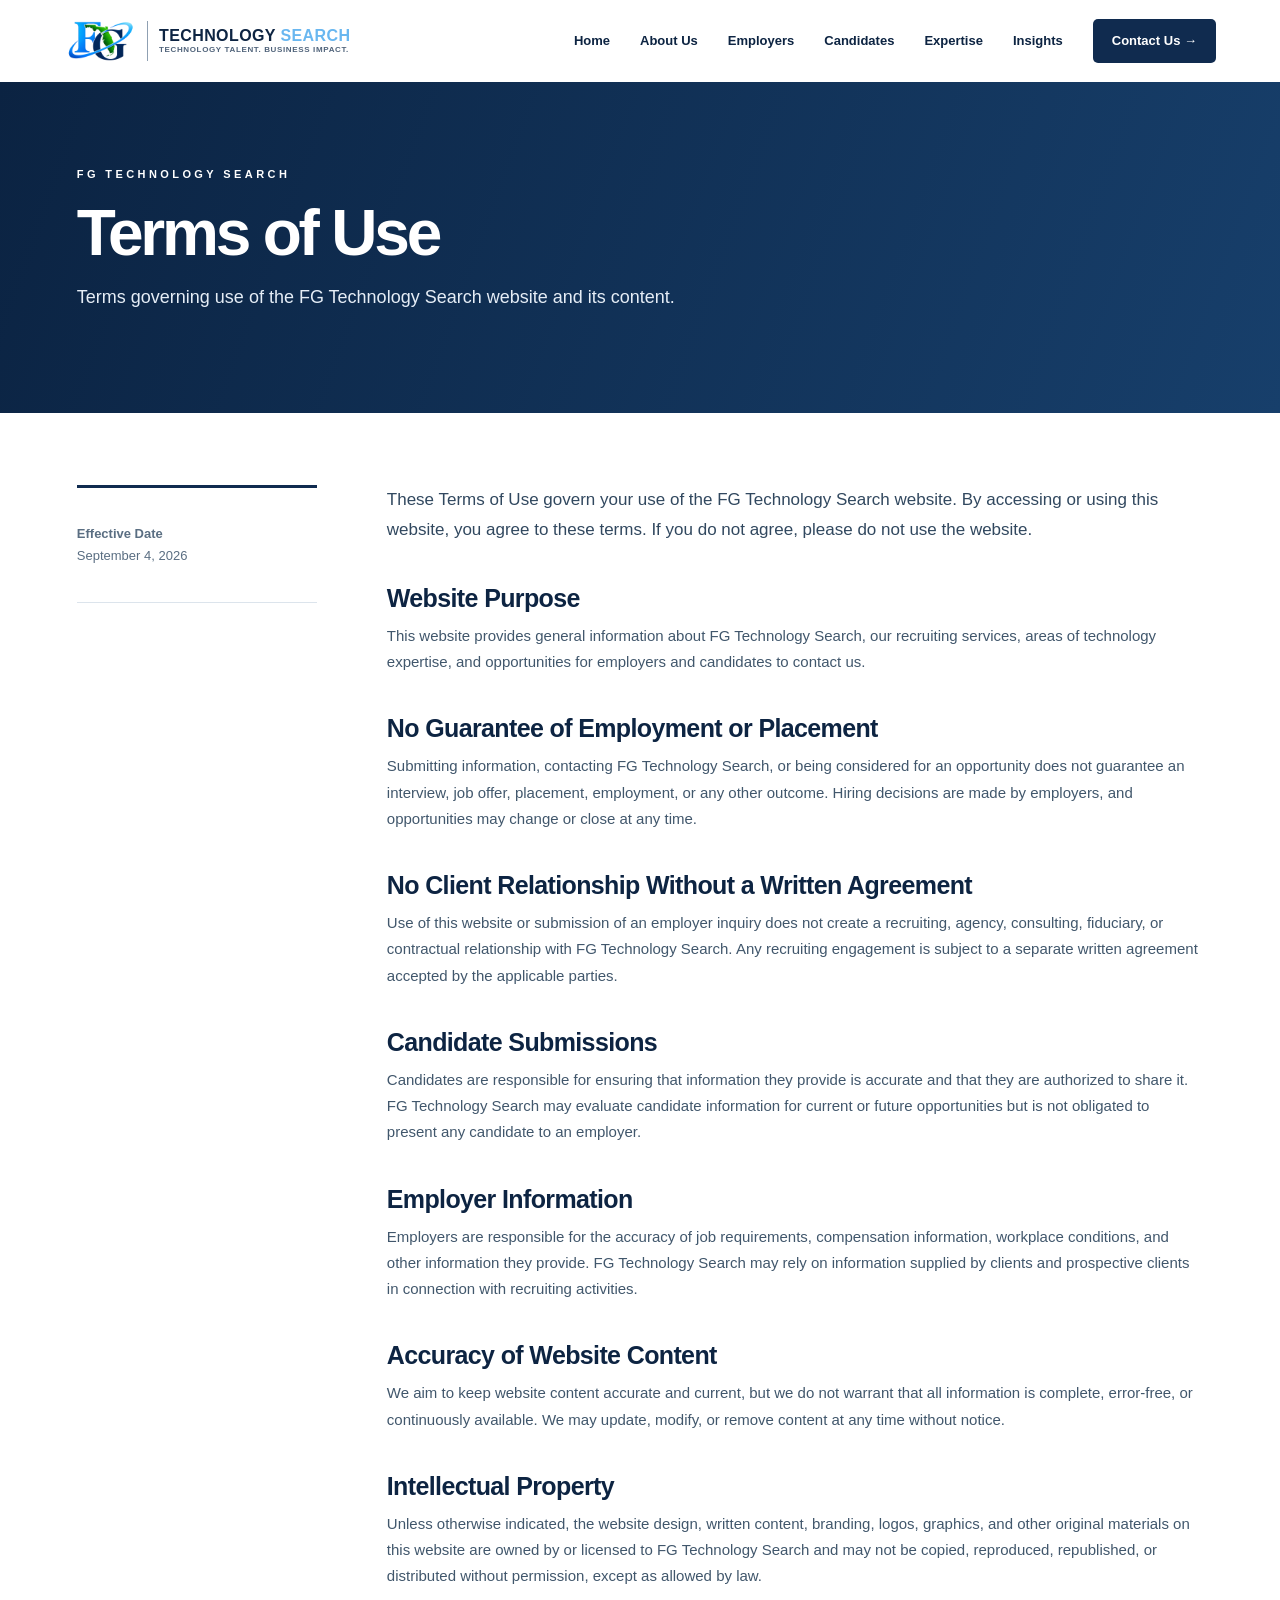
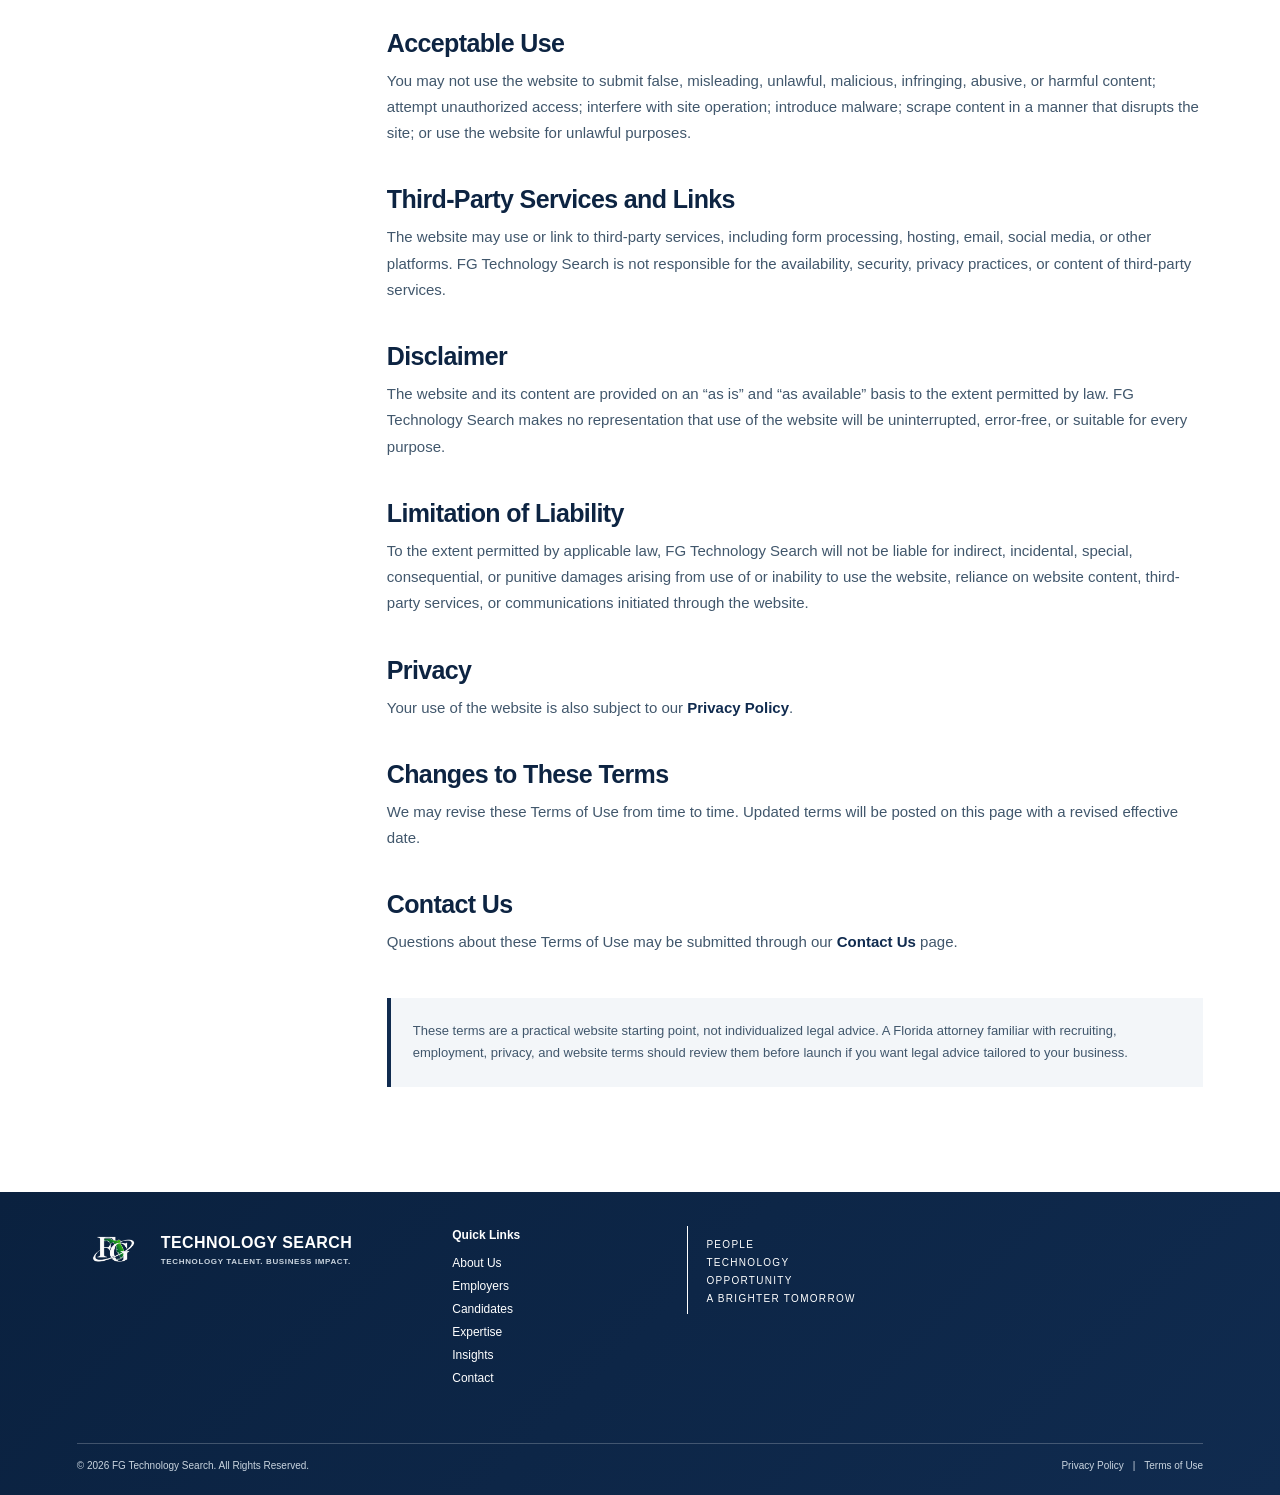
<file: terms.html>
<!doctype html>
<html lang="en">
<head>
<meta charset="utf-8">
<meta name="viewport" content="width=device-width, initial-scale=1">
<link rel="icon" href="assets/favicon.svg" type="image/svg+xml">
<link rel="stylesheet" href="styles.css?v=7">
<meta name="description" content="Terms of Use for FG Technology Search.">
<title>Terms of Use | FG Technology Search</title>
  <!-- Microsoft Clarity -->
  <script type="text/javascript">
    (function(c,l,a,r,i,t,y){
        c[a]=c[a]||function(){(c[a].q=c[a].q||[]).push(arguments)};
        t=l.createElement(r);t.async=1;t.src="https://www.clarity.ms/tag/"+i;
        y=l.getElementsByTagName(r)[0];y.parentNode.insertBefore(t,y);
    })(window, document, "clarity", "script", "yd8xlcej18");
  </script>
<style>
/* White footer monogram */
.brand-footer .footer-monogram-wrap{
  width:72px;
  height:46px;
  flex:0 0 72px;
  display:flex;
  align-items:center;
  justify-content:center;
}
.brand-footer .footer-monogram{
  display:block;
  width:100%;
  height:100%;
  object-fit:contain;
}
@media (max-width:800px){
  .brand-footer .footer-monogram-wrap{
    width:63px;
    height:41px;
    flex-basis:63px;
  }
}
</style>
</head>
<body>
<header class="site-header">
  <a class="brand brand-hybrid" href="index.html" aria-label="FG Technology Search home">
      <span class="brand-monogram-wrap" aria-hidden="true">
        <img class="brand-monogram" src="assets/fg-monogram.png" alt="">
      </span>
      <span class="brand-divider" aria-hidden="true"></span>
      <span class="brand-copy">
        <strong><span class="brand-technology">TECHNOLOGY</span> <span class="brand-search">SEARCH</span></strong>
        <small>TECHNOLOGY TALENT. BUSINESS IMPACT.</small>
      </span>
    </a>
  <button class="menu-toggle" type="button" aria-expanded="false" aria-controls="main-nav">
    <span></span><span></span><span></span><span class="sr-only">Toggle navigation</span>
  </button>
  <nav id="main-nav" class="main-nav" aria-label="Primary navigation">
    <a href="index.html">Home</a>
    <a href="about.html">About Us</a>
    <a href="employers.html">Employers</a>
    <a href="candidates.html">Candidates</a>
    <a href="expertise.html">Expertise</a>
    <a href="index.html#insights">Insights</a>
    <a class="nav-cta" href="contact.html">Contact Us <span aria-hidden="true">→</span></a>
  </nav>
</header>
<main>
  <section class="legal-hero">
    <div>
      <p class="eyebrow">FG TECHNOLOGY SEARCH</p>
      <h1>Terms of Use</h1>
      <p>Terms governing use of the FG Technology Search website and its content.</p>
    </div>
  </section>

  <section class="legal-wrap">
    <aside class="legal-meta">
      <p><strong>Effective Date</strong><br>September 4, 2026</p>
    </aside>

    <article class="legal-content">
      <p>These Terms of Use govern your use of the FG Technology Search website. By accessing or using this website, you agree to these terms. If you do not agree, please do not use the website.</p>

      <h2>Website Purpose</h2>
      <p>This website provides general information about FG Technology Search, our recruiting services, areas of technology expertise, and opportunities for employers and candidates to contact us.</p>

      <h2>No Guarantee of Employment or Placement</h2>
      <p>Submitting information, contacting FG Technology Search, or being considered for an opportunity does not guarantee an interview, job offer, placement, employment, or any other outcome. Hiring decisions are made by employers, and opportunities may change or close at any time.</p>

      <h2>No Client Relationship Without a Written Agreement</h2>
      <p>Use of this website or submission of an employer inquiry does not create a recruiting, agency, consulting, fiduciary, or contractual relationship with FG Technology Search. Any recruiting engagement is subject to a separate written agreement accepted by the applicable parties.</p>

      <h2>Candidate Submissions</h2>
      <p>Candidates are responsible for ensuring that information they provide is accurate and that they are authorized to share it. FG Technology Search may evaluate candidate information for current or future opportunities but is not obligated to present any candidate to an employer.</p>

      <h2>Employer Information</h2>
      <p>Employers are responsible for the accuracy of job requirements, compensation information, workplace conditions, and other information they provide. FG Technology Search may rely on information supplied by clients and prospective clients in connection with recruiting activities.</p>

      <h2>Accuracy of Website Content</h2>
      <p>We aim to keep website content accurate and current, but we do not warrant that all information is complete, error-free, or continuously available. We may update, modify, or remove content at any time without notice.</p>

      <h2>Intellectual Property</h2>
      <p>Unless otherwise indicated, the website design, written content, branding, logos, graphics, and other original materials on this website are owned by or licensed to FG Technology Search and may not be copied, reproduced, republished, or distributed without permission, except as allowed by law.</p>

      <h2>Acceptable Use</h2>
      <p>You may not use the website to submit false, misleading, unlawful, malicious, infringing, abusive, or harmful content; attempt unauthorized access; interfere with site operation; introduce malware; scrape content in a manner that disrupts the site; or use the website for unlawful purposes.</p>

      <h2>Third-Party Services and Links</h2>
      <p>The website may use or link to third-party services, including form processing, hosting, email, social media, or other platforms. FG Technology Search is not responsible for the availability, security, privacy practices, or content of third-party services.</p>

      <h2>Disclaimer</h2>
      <p>The website and its content are provided on an “as is” and “as available” basis to the extent permitted by law. FG Technology Search makes no representation that use of the website will be uninterrupted, error-free, or suitable for every purpose.</p>

      <h2>Limitation of Liability</h2>
      <p>To the extent permitted by applicable law, FG Technology Search will not be liable for indirect, incidental, special, consequential, or punitive damages arising from use of or inability to use the website, reliance on website content, third-party services, or communications initiated through the website.</p>

      <h2>Privacy</h2>
      <p>Your use of the website is also subject to our <a href="privacy.html">Privacy Policy</a>.</p>

      <h2>Changes to These Terms</h2>
      <p>We may revise these Terms of Use from time to time. Updated terms will be posted on this page with a revised effective date.</p>

      <h2>Contact Us</h2>
      <p>Questions about these Terms of Use may be submitted through our <a href="contact.html">Contact Us</a> page.</p>

      <p class="legal-note">These terms are a practical website starting point, not individualized legal advice. A Florida attorney familiar with recruiting, employment, privacy, and website terms should review them before launch if you want legal advice tailored to your business.</p>
    </article>
  </section>
</main>

<style>
.legal-hero{padding:84px 6vw;background:linear-gradient(110deg,#0b2342,#173f6b);color:#fff}
.legal-hero>div{max-width:900px}.legal-hero h1{font-size:clamp(48px,5vw,76px);line-height:1;letter-spacing:-.05em;margin:0 0 18px}
.legal-hero p:not(.eyebrow){font-size:18px;line-height:1.6;color:#e5edf6;max-width:760px}
.legal-wrap{padding:72px 6vw 90px;display:grid;grid-template-columns:240px minmax(0,900px);gap:70px;align-items:start}
.legal-meta{position:sticky;top:110px;padding:22px 0;border-top:3px solid var(--navy);border-bottom:1px solid var(--line);color:#5a6e82;font-size:13px;line-height:1.7}
.legal-meta a,.legal-content a{color:var(--navy);font-weight:700}
.legal-content{color:#41576c;font-size:15px;line-height:1.75}
.legal-content>p:first-child{font-size:17px;color:#31485f}
.legal-content h2{color:var(--ink);font-size:25px;line-height:1.2;letter-spacing:-.025em;margin:38px 0 10px}
.legal-content p{margin:0 0 15px}.legal-note{margin-top:42px!important;padding:22px;background:#f3f6f9;border-left:4px solid var(--navy);font-size:13px!important}
@media(max-width:850px){.legal-wrap{grid-template-columns:1fr;gap:30px}.legal-meta{position:static}.legal-hero,.legal-wrap{padding-left:28px;padding-right:28px}}
</style>
<footer class="site-footer">
  <div class="footer-brand">
    <a class="brand brand-footer" href="index.html">
      <span class="footer-monogram-wrap" aria-hidden="true">
        <img class="footer-monogram" src="assets/fg-monogram-white.png" alt="">
      </span>
      <span class="brand-copy">
        <strong><span class="brand-technology">TECHNOLOGY</span> <span class="brand-search">SEARCH</span></strong>
        <small>TECHNOLOGY TALENT. BUSINESS IMPACT.</small>
      </span>
    </a>
  </div>
  <div class="footer-links">
    <strong>Quick Links</strong>
    <a href="about.html">About Us</a>
    <a href="employers.html">Employers</a>
    <a href="candidates.html">Candidates</a>
    <a href="expertise.html">Expertise</a>
    <a href="index.html#insights">Insights</a>
    <a href="contact.html">Contact</a>
  </div>
  <div class="footer-statement"><span></span><p>PEOPLE<br>TECHNOLOGY<br>OPPORTUNITY<br>A BRIGHTER TOMORROW</p></div>
  <div class="footer-bottom">
    <p>© <span id="year"></span> FG Technology Search. All Rights Reserved.</p>
    <div><a href="privacy.html">Privacy Policy</a><span>|</span><a href="terms.html">Terms of Use</a></div>
  </div>
</footer>
<script src="script.js"></script>
</body>
</html>
</file>
<file: styles.css>
:root{
  --navy:#102b4f;
  --navy-deep:#0b2342;
  --navy-2:#183b66;
  --baby-blue:#69b7f0;
  --slate:#5b6f86;
  --ink:#0d2442;
  --white:#ffffff;
  --off:#f5f7fa;
  --line:#dce4ec;
  --shadow:0 18px 45px rgba(9,31,59,.12);
  --max:100%;
}
*{box-sizing:border-box}
html{scroll-behavior:smooth}
body{margin:0;width:100%;overflow-x:hidden;font-family:Inter,ui-sans-serif,-apple-system,BlinkMacSystemFont,"Segoe UI",Arial,sans-serif;color:var(--ink);background:#fff;line-height:1.5}
a{color:inherit;text-decoration:none}
img,svg{display:block}
.sr-only{position:absolute;width:1px;height:1px;padding:0;margin:-1px;overflow:hidden;clip:rect(0,0,0,0);white-space:nowrap;border:0}

.site-header{
  width:100%;
  min-height:82px;
  margin:0;
  padding:0 5vw;
  display:flex;
  align-items:center;
  justify-content:space-between;
  gap:30px;
  background:#fff;
}
.brand{display:flex;align-items:center;gap:12px;min-width:max-content}
.brand-mark{
  font-family:Georgia,"Times New Roman",serif;
  font-size:44px;
  line-height:.85;
  letter-spacing:-5px;
  color:var(--navy);
  font-weight:700;
  position:relative;
}
.brand-mark::after{
  content:"";
  width:44px;height:2px;background:var(--navy);
  position:absolute;left:2px;bottom:-6px;transform:rotate(-8deg);
}
.brand-copy{display:grid;gap:1px}
.brand-copy strong{font-size:16px;letter-spacing:.025em}
.brand-copy small{font-size:8px;letter-spacing:.08em;font-weight:700;color:#50637a}
.main-nav{display:flex;align-items:center;gap:30px;font-size:13px;font-weight:650}
.main-nav a{padding:9px 0}
.main-nav a:hover{opacity:.7}
.main-nav .nav-cta{background:var(--navy);color:#fff;padding:12px 19px;border-radius:5px}
.menu-toggle{display:none;border:0;background:none;padding:8px;cursor:pointer}
.menu-toggle span:not(.sr-only){display:block;width:25px;height:2px;background:var(--navy);margin:5px 0}

.hero{
  width:100%;
  max-width:none;
  margin:0;
  display:grid;
  grid-template-columns:40% 60%;
  min-height:545px;
  overflow:hidden;
}
.hero-copy{
  background:linear-gradient(135deg,var(--navy-deep),var(--navy));
  color:#fff;
  padding:64px 3.2vw 44px 5vw;
  position:relative;
}
.hero-copy::after{
  content:"";
  position:absolute;right:-42px;top:0;width:85px;height:100%;
  background:var(--navy);transform:skewX(-8deg);transform-origin:top;
  z-index:1;
}
.eyebrow{font-size:11px;letter-spacing:.31em;font-weight:700;margin:0 0 18px}
.eyebrow span{opacity:.5;margin:0 11px}
.hero h1{font-size:clamp(44px,4.15vw,72px);line-height:.99;letter-spacing:-.045em;margin:0 0 18px;max-width:660px;position:relative;z-index:2}
.hero-lede{font-size:18px;line-height:1.55;max-width:610px;margin:0 0 28px;color:#f0f4f8;position:relative;z-index:2}
.hero-actions{display:flex;gap:16px;flex-wrap:wrap;position:relative;z-index:2}
.btn{display:inline-flex;align-items:center;justify-content:center;gap:24px;padding:14px 22px;border-radius:5px;font-weight:750;font-size:13px;transition:.2s ease;border:1px solid transparent}
.btn:hover{transform:translateY(-1px);box-shadow:0 9px 25px rgba(0,0,0,.12)}
.btn-light{background:#fff;color:var(--navy)}
.btn-outline{border-color:rgba(255,255,255,.85);color:#fff;background:transparent}
.btn-navy{background:var(--navy);color:#fff}
.hero-location{display:flex;align-items:flex-start;gap:17px;margin-top:50px;position:relative;z-index:2}
.hero-location .line{width:44px;height:1px;background:#fff;margin-top:10px}
.hero-location p{font-size:9px;line-height:1.55;letter-spacing:.18em;margin:0}
.hero-location strong{font-size:10px}

.hero-visual{
  position:relative;
  overflow:hidden;
  min-height:520px;
  background:#6f8398;
}
.hero-visual>img{
  width:100%;
  height:100%;
  object-fit:cover;
  object-position:38% center;
  position:absolute;
  inset:0;
}
.hero-image-overlay{
  position:absolute;
  inset:0;
  background:linear-gradient(90deg,rgba(16,43,79,.16),rgba(16,43,79,.32));
}

.hero-visual::after{
  content:"";
  position:absolute;
  top:0;
  right:0;
  width:5.5%;
  height:100%;
  background:linear-gradient(90deg,rgba(16,43,79,0),rgba(16,43,79,.72) 55%,rgba(16,43,79,.9));
  z-index:1;
  pointer-events:none;
}
.hero-visual .glass-panel{
  z-index:3;
}

.glass-panel{position:absolute;right:4.5%;top:8%;display:flex;gap:18px;color:#fff;font-size:11px;letter-spacing:.13em;font-weight:700;z-index:3;max-width:150px}
.vertical-line{width:1px;height:86px;background:#fff}

.section{width:100%;max-width:none;margin:0}
.about-expertise{
  display:grid;
  grid-template-columns:110px minmax(260px,320px) minmax(330px,.95fr) minmax(430px,1.25fr);
  gap:48px;
  padding:46px 6vw 38px;
  align-items:center;
}
.values{align-self:center;color:var(--navy);font-size:10px;letter-spacing:.14em}
.values span{display:block;width:38px;height:1px;background:var(--navy);margin-bottom:19px}
.values p{margin:8px 0}
.founder-card{
  position:relative;
  background:transparent;
  min-height:0;
  overflow:visible;
  box-shadow:none;
}
.founder-photo{
  width:100%;
  height:auto;
  display:block;
  object-fit:contain;
  border-radius:50%;
  box-shadow:var(--shadow);
}
.founder-caption{display:none}
.founder-caption strong,.founder-caption span{display:block}
.founder-caption span{font-size:11px}
.section-kicker{font-size:10px;letter-spacing:.17em;font-weight:800;margin:0 0 10px;color:var(--navy)}
.about-copy h2,.expertise-panel h2,.process h2{font-size:clamp(32px,2.35vw,44px);line-height:1.02;letter-spacing:-.04em;margin:0 0 14px}
.about-copy>p:not(.section-kicker){font-size:15px;color:#31475f;margin:0 0 18px;max-width:530px}
.expertise-panel{border-left:1px solid #8997a7;padding-left:50px}
.expertise-grid{display:grid;grid-template-columns:repeat(3,1fr);border-top:1px solid var(--line);margin-top:18px}
.expertise-item{min-height:118px;padding:18px 10px 10px;display:flex;flex-direction:column;align-items:center;justify-content:center;text-align:center;border-right:1px solid var(--line);border-bottom:1px solid var(--line);font-size:11px;font-weight:750;line-height:1.15}
.expertise-item:nth-child(3n){border-right:0}
.expertise-item:nth-child(n+4){border-bottom:0}
.expertise-item svg{width:34px;height:34px;fill:none;stroke:var(--navy);stroke-width:2;margin-bottom:10px}

.audience-band{
  width:100%;max-width:none;margin:0;
  background:linear-gradient(90deg,#0b2342 0 51%,#24486f 51% 100%);
  color:#fff;
  display:grid;
  grid-template-columns:1fr 1fr 165px;
}
.audience{padding:30px 7vw 28px 6vw;min-height:220px}
.audience+.audience{border-left:1px solid rgba(255,255,255,.65);padding-left:6vw}
.audience h2{font-size:29px;margin:0 0 8px}
.audience p:not(.eyebrow){font-size:14px;max-width:560px;color:#edf2f7;margin:0 0 20px}
.audience .eyebrow{font-size:9px;margin-bottom:7px}
.audience-words{display:flex;align-items:center;gap:18px;padding-right:28px;font-size:10px;line-height:1.7;letter-spacing:.13em;font-weight:700}
.audience-words span{width:1px;height:90px;background:#fff}

.process{padding:70px 6vw 78px;display:grid;grid-template-columns:.7fr 1.3fr;gap:72px;background:#fff}
.process-grid{display:grid;grid-template-columns:repeat(4,1fr);gap:18px}
.process-grid article{border-top:2px solid var(--navy);padding-top:16px}
.process-grid span{font-size:11px;letter-spacing:.15em;color:var(--slate);font-weight:800}
.process-grid h3{font-size:18px;margin:7px 0}
.process-grid p{font-size:12.5px;color:#50637a;margin:0}

.site-footer{
  width:100%;max-width:none;margin:0;
  background:linear-gradient(135deg,#0a213f,#102b4f);
  color:#fff;
  padding:34px 6vw 22px;
  display:grid;
  grid-template-columns:1.4fr .8fr 1.2fr .8fr;
  gap:48px;
}
.brand-footer .brand-mark{color:#fff}.brand-footer .brand-mark::after{background:#fff}
.brand-footer .brand-copy small{color:#c9d4df}
.footer-links,.footer-contact{display:grid;align-content:start;gap:5px;font-size:12px}
.footer-links strong,.footer-contact strong{margin-bottom:5px}
.footer-contact p{margin:0}
.footer-contact .note{margin-top:7px;color:#9fb0c2;font-size:10px}
.footer-statement{display:flex;gap:18px;align-items:start;font-size:10px;letter-spacing:.13em;line-height:1.8}
.footer-statement span{width:1px;height:88px;background:#fff}
.footer-bottom{
  grid-column:1/-1;border-top:1px solid rgba(255,255,255,.22);
  padding-top:14px;margin-top:8px;
  display:flex;justify-content:space-between;gap:20px;
  font-size:10px;color:#c9d4df
}
.footer-bottom p{margin:0}.footer-bottom div{display:flex;gap:9px}

@media (max-width:1100px){
  .site-header{width:100%;padding:0 24px}
  .main-nav{gap:18px}
  .hero{grid-template-columns:42% 58%}
  .about-expertise{grid-template-columns:90px 280px 1fr}
  .expertise-panel{grid-column:1/-1;border-left:0;border-top:1px solid var(--line);padding:28px 0 0}
  .process{grid-template-columns:1fr}
}

@media (max-width:950px) and (min-width:801px){
  .hero{grid-template-columns:44% 56%}
  .hero h1{font-size:clamp(42px,5vw,58px)}
  .hero-copy{padding-left:4vw;padding-right:3vw}
  .hero-visual>img{object-position:34% center}
  .glass-panel{right:3%;font-size:10px;gap:14px}
}

@media (max-width:800px){
  .site-header{position:relative;min-height:70px}
  .brand-copy strong{font-size:13px}.brand-copy small{font-size:7px}.brand-mark{font-size:38px}
  .menu-toggle{display:block}
  .main-nav{
    display:none;position:absolute;left:0;right:0;top:70px;z-index:20;
    background:#fff;padding:22px 24px;box-shadow:0 12px 25px rgba(0,0,0,.12);
    flex-direction:column;align-items:flex-start;gap:8px;
  }
  .main-nav.open{display:flex}
  .hero{grid-template-columns:1fr}
  .hero-copy{padding:48px 28px 40px}
  .hero-copy::after{display:none}
  .hero-visual{min-height:340px}
  .glass-panel{top:24px}
  .about-expertise{grid-template-columns:1fr;padding:46px 28px}
  .values{display:none}
  .founder-card{max-width:380px}
  .expertise-panel{grid-column:auto}
  .audience-band{grid-template-columns:1fr}
  .audience+.audience{border-left:0;border-top:1px solid rgba(255,255,255,.4)}
  .audience-words{display:none}
  .process{padding:48px 28px}
  .process-grid{grid-template-columns:1fr 1fr}
  .site-footer{grid-template-columns:1fr 1fr;padding:32px 28px}
  .footer-bottom{flex-direction:column}
}
@media (max-width:520px){
  .brand-copy small{display:none}
  .hero h1{font-size:44px}
  .hero-actions{flex-direction:column;align-items:stretch}
  .btn{width:100%}
  .expertise-grid{grid-template-columns:1fr 1fr}
  .expertise-item:nth-child(3n){border-right:1px solid var(--line)}
  .expertise-item:nth-child(2n){border-right:0}
  .expertise-item:nth-child(n+4){border-bottom:1px solid var(--line)}
  .expertise-item:nth-child(n+5){border-bottom:0}
  .process-grid{grid-template-columns:1fr}
  .site-footer{grid-template-columns:1fr}
  .footer-bottom{grid-column:auto}
}

.audience-band{
  position:relative;
  overflow:hidden;
}
.audience-band::after{
  content:"";
  position:absolute;
  inset:0 0 0 51%;
  background:
    linear-gradient(135deg,rgba(255,255,255,.035),transparent 46%),
    linear-gradient(45deg,transparent 70%,rgba(255,255,255,.025) 70%);
  pointer-events:none;
}
.audience-band > *{
  position:relative;
  z-index:1;
}

.expertise-intro{
  margin:0;
  max-width:620px;
  font-size:13px;
  line-height:1.55;
  color:#5b6f86;
}

.process-lede{
  max-width:500px;
  margin:14px 0 0;
  color:#5b6f86;
  font-size:14px;
  line-height:1.6;
}

.expertise-item{
  transition:background-color .2s ease, transform .2s ease;
}
.expertise-item:hover{
  background:#f8fafc;
}
.process-grid article{
  transition:transform .2s ease;
}
.process-grid article:hover{
  transform:translateY(-2px);
}

/* Baby-blue brand accents */
.brand-search{color:var(--baby-blue)}

.site-header .brand-mark::after{
  background:linear-gradient(90deg,var(--navy) 0 52%,var(--baby-blue) 52% 100%);
}
.site-header .main-nav a:not(.nav-cta){position:relative}
.site-header .main-nav a:not(.nav-cta)::after{
  content:"";position:absolute;left:0;bottom:3px;width:0;height:2px;
  background:var(--baby-blue);transition:width .2s ease;
}
.site-header .main-nav a:not(.nav-cta):hover::after{width:100%}
.brand-footer .brand-mark{background:none;-webkit-background-clip:initial;background-clip:initial;color:#fff}
.brand-footer .brand-mark::after{background:#fff}
.brand-footer .brand-search{color:#fff}

.brand-slogan{
  width:100%;padding:24px 6vw;display:grid;
  grid-template-columns:minmax(36px,90px) auto minmax(36px,90px);
  justify-content:center;align-items:center;gap:24px;
  background:#f7fafd;border-bottom:1px solid var(--line);
}
.brand-slogan p{
  margin:0;color:var(--navy);font-size:clamp(18px,1.6vw,25px);
  line-height:1.35;font-weight:750;letter-spacing:-.02em;text-align:center;
}
.brand-slogan-line{display:block;width:100%;height:2px;background:var(--baby-blue)}
@media (max-width:520px){
  .brand-slogan{grid-template-columns:28px 1fr 28px;gap:12px;padding:20px 22px}
  .brand-slogan p{font-size:17px}
}


/* Precise two-tone FG initials: solid navy F + solid baby-blue G */
.site-header .brand-mark{
  display:inline-flex;
  align-items:baseline;
  letter-spacing:0;
  color:inherit;
}
.site-header .brand-mark .brand-f{
  color:var(--navy);
}
.site-header .brand-mark .brand-g{
  color:var(--baby-blue);
  margin-left:-4px;
}

/* Footer keeps both initials white */
.brand-footer .brand-mark .brand-f,
.brand-footer .brand-mark .brand-g{
  color:#fff;
}


/* FG hybrid header: exact approved monogram asset + crisp live text */
.site-header .brand-hybrid{
  display:flex;
  align-items:center;
  gap:11px;
  min-width:max-content;
}

.site-header .brand-monogram-wrap{
  width:72px;
  height:46px;
  flex:0 0 72px;
  display:flex;
  align-items:center;
  justify-content:center;
}

.site-header .brand-monogram{
  display:block;
  width:100%;
  height:100%;
  object-fit:contain;
}

.site-header .brand-divider{
  width:1px;
  height:40px;
  background:#8fa0b2;
  flex:0 0 1px;
}

.site-header .brand-hybrid .brand-copy{
  display:grid;
  gap:1px;
}

.site-header .brand-hybrid .brand-copy strong{
  font-size:16px;
  line-height:1.02;
  letter-spacing:.025em;
}

.site-header .brand-hybrid .brand-copy small{
  font-size:8px;
  line-height:1.15;
  letter-spacing:.08em;
  font-weight:700;
  color:#50637a;
}

@media (max-width:800px){
  .site-header .brand-monogram-wrap{
    width:63px;
    height:41px;
    flex-basis:63px;
  }

  .site-header .brand-divider{
    height:35px;
  }

  .site-header .brand-hybrid .brand-copy strong{
    font-size:13px;
  }

  .site-header .brand-hybrid .brand-copy small{
    font-size:7px;
  }
}

/* Desktop hero tuning: keep the new headline on exactly two lines */
@media (min-width:1101px){
  .hero{
    grid-template-columns:46% 54%;
  }

  .hero h1{
    font-size:clamp(44px,3.1vw,56px);
    max-width:none;
    white-space:nowrap;
    letter-spacing:-.045em;
  }
}
</file>
